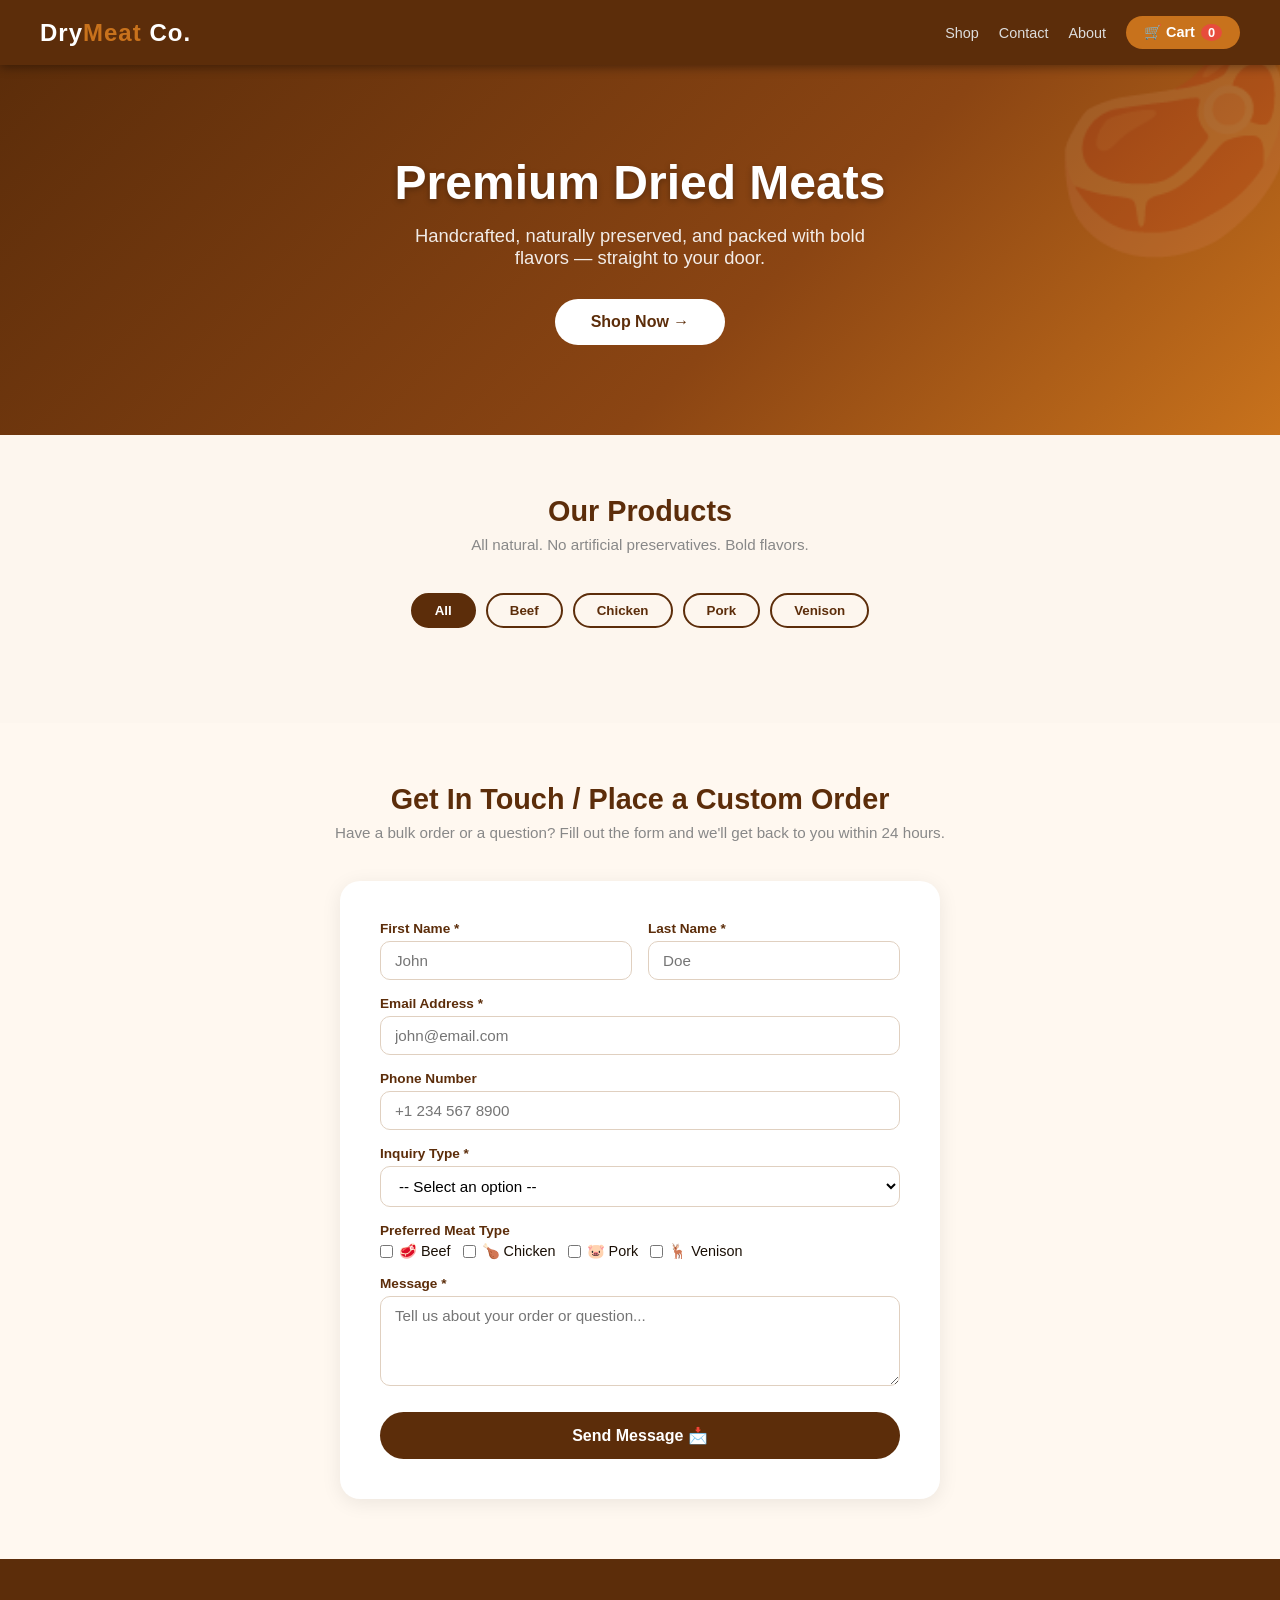
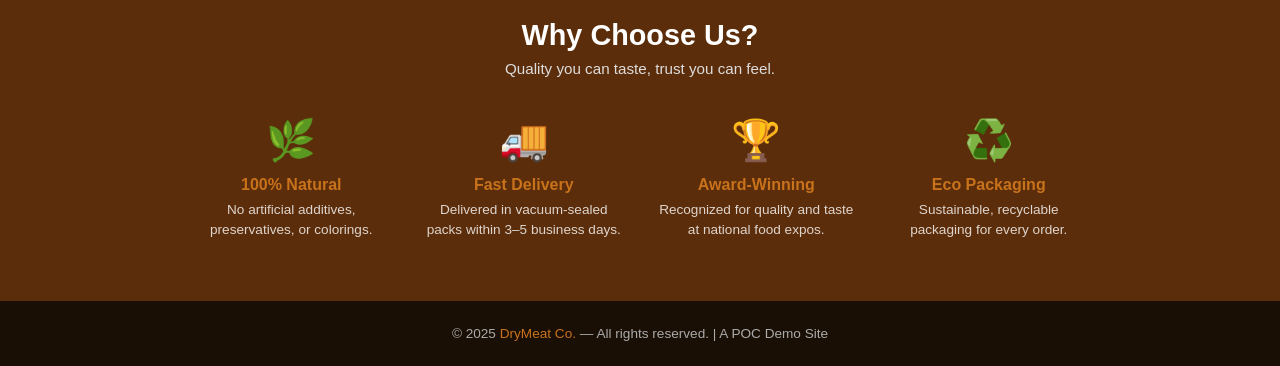
<file: versions/dry-meat-store (1).html>
<!DOCTYPE html>
<html lang="en">
<head>
<meta charset="UTF-8">
<meta name="viewport" content="width=device-width, initial-scale=1.0">
<title>DryMeat Co. | Premium Dried Meats</title>
<style>
  *{margin:0;padding:0;box-sizing:border-box}
  :root{--brown:#5c2d0a;--amber:#c8721c;--cream:#fdf6ee;--dark:#1a0f05;--light:#fff8f0}
  body{font-family:'Segoe UI',sans-serif;background:var(--cream);color:var(--dark)}
  /* NAV */
  nav{background:var(--brown);padding:0 40px;display:flex;align-items:center;justify-content:space-between;height:65px;position:sticky;top:0;z-index:100;box-shadow:0 2px 10px rgba(0,0,0,.4)}
  .logo{color:#fff;font-size:1.5rem;font-weight:700;letter-spacing:1px}
  .logo span{color:var(--amber)}
  .nav-right{display:flex;align-items:center;gap:20px}
  nav a{color:#ddd;text-decoration:none;font-size:.9rem;transition:.2s}
  nav a:hover{color:var(--amber)}
  .cart-btn{background:var(--amber);color:#fff!important;padding:8px 18px;border-radius:25px;font-weight:600;cursor:pointer;border:none;font-size:.9rem;display:flex;align-items:center;gap:6px}
  .cart-btn:hover{background:#a85e15}
  /* HERO */
  .hero{background:linear-gradient(135deg,var(--brown) 0%,#8b4513 60%,var(--amber) 100%);color:#fff;text-align:center;padding:90px 20px;position:relative;overflow:hidden}
  .hero::before{content:'🥩';font-size:200px;position:absolute;top:-30px;right:-20px;opacity:.1}
  .hero h1{font-size:3rem;font-weight:800;margin-bottom:15px;text-shadow:0 2px 6px rgba(0,0,0,.3)}
  .hero p{font-size:1.15rem;opacity:.9;max-width:500px;margin:0 auto 30px}
  .hero-btn{background:#fff;color:var(--brown);padding:14px 36px;border-radius:30px;font-weight:700;font-size:1rem;border:none;cursor:pointer;transition:.2s}
  .hero-btn:hover{transform:translateY(-2px);box-shadow:0 6px 20px rgba(0,0,0,.2)}
  /* SECTION */
  section{padding:60px 40px}
  .section-title{text-align:center;font-size:1.8rem;font-weight:700;color:var(--brown);margin-bottom:8px}
  .section-sub{text-align:center;color:#888;margin-bottom:40px;font-size:.95rem}
  /* FILTERS */
  .filters{display:flex;justify-content:center;gap:10px;flex-wrap:wrap;margin-bottom:35px}
  .filter-btn{padding:8px 22px;border-radius:20px;border:2px solid var(--brown);background:transparent;color:var(--brown);cursor:pointer;font-weight:600;transition:.2s}
  .filter-btn.active,.filter-btn:hover{background:var(--brown);color:#fff}
  /* PRODUCTS */
  .products{display:grid;grid-template-columns:repeat(auto-fill,minmax(240px,1fr));gap:25px;max-width:1100px;margin:0 auto}
  .card{background:#fff;border-radius:16px;overflow:hidden;box-shadow:0 3px 15px rgba(0,0,0,.08);transition:.25s}
  .card:hover{transform:translateY(-5px);box-shadow:0 10px 30px rgba(0,0,0,.12)}
  .card-img{height:180px;display:flex;align-items:center;justify-content:center;font-size:80px;background:linear-gradient(135deg,#ffecd2,#fcb69f)}
  .card-body{padding:18px}
  .card-tag{font-size:.72rem;font-weight:700;color:var(--amber);text-transform:uppercase;letter-spacing:1px;margin-bottom:5px}
  .card-name{font-size:1.05rem;font-weight:700;color:var(--brown);margin-bottom:6px}
  .card-desc{font-size:.82rem;color:#777;margin-bottom:14px;line-height:1.5}
  .card-footer{display:flex;align-items:center;justify-content:space-between}
  .price{font-size:1.2rem;font-weight:800;color:var(--amber)}
  .add-btn{background:var(--brown);color:#fff;border:none;padding:8px 16px;border-radius:20px;cursor:pointer;font-weight:600;font-size:.85rem;transition:.2s}
  .add-btn:hover{background:var(--amber)}
  /* BADGE */
  .badge{background:#e74c3c;color:#fff;font-size:.65rem;padding:2px 7px;border-radius:10px;margin-left:6px;font-weight:700}
  /* CART SIDEBAR */
  .overlay{display:none;position:fixed;inset:0;background:rgba(0,0,0,.5);z-index:200}
  .overlay.open{display:block}
  .cart-sidebar{position:fixed;right:-400px;top:0;height:100%;width:360px;background:#fff;z-index:300;transition:.3s ease;display:flex;flex-direction:column;box-shadow:-5px 0 30px rgba(0,0,0,.2)}
  .cart-sidebar.open{right:0}
  .cart-header{background:var(--brown);color:#fff;padding:20px;display:flex;justify-content:space-between;align-items:center}
  .cart-header h2{font-size:1.1rem}
  .close-btn{background:none;border:none;color:#fff;font-size:1.4rem;cursor:pointer}
  .cart-items{flex:1;overflow-y:auto;padding:20px}
  .cart-empty{text-align:center;color:#aaa;margin-top:60px;font-size:1rem}
  .cart-item{display:flex;align-items:center;gap:12px;margin-bottom:18px;padding-bottom:18px;border-bottom:1px solid #f0e8df}
  .cart-item-icon{font-size:36px;width:50px;text-align:center}
  .cart-item-info{flex:1}
  .cart-item-name{font-weight:700;font-size:.9rem;color:var(--brown)}
  .cart-item-price{font-size:.85rem;color:var(--amber);font-weight:600}
  .qty-ctrl{display:flex;align-items:center;gap:8px;margin-top:5px}
  .qty-btn{width:24px;height:24px;border-radius:50%;border:1px solid var(--brown);background:none;color:var(--brown);font-weight:700;cursor:pointer;font-size:.9rem}
  .qty-btn:hover{background:var(--brown);color:#fff}
  .qty-num{font-size:.9rem;font-weight:700;min-width:20px;text-align:center}
  .remove-btn{background:none;border:none;color:#e74c3c;font-size:1.1rem;cursor:pointer}
  .cart-footer{padding:20px;border-top:2px solid #f0e8df}
  .cart-total{display:flex;justify-content:space-between;font-size:1.1rem;font-weight:700;margin-bottom:15px}
  .checkout-btn{width:100%;padding:14px;background:var(--amber);color:#fff;border:none;border-radius:25px;font-size:1rem;font-weight:700;cursor:pointer;transition:.2s}
  .checkout-btn:hover{background:var(--brown)}
  /* TOAST */
  .toast{position:fixed;bottom:30px;left:50%;transform:translateX(-50%) translateY(100px);background:var(--brown);color:#fff;padding:12px 28px;border-radius:30px;font-weight:600;font-size:.9rem;opacity:0;transition:.3s;z-index:500}
  .toast.show{opacity:1;transform:translateX(-50%) translateY(0)}
  /* FEATURES */
  .features{background:var(--brown);color:#fff}
  .feat-grid{display:grid;grid-template-columns:repeat(auto-fit,minmax(200px,1fr));gap:30px;max-width:900px;margin:0 auto;text-align:center}
  .feat-icon{font-size:2.5rem;margin-bottom:12px}
  .feat-title{font-weight:700;margin-bottom:6px;color:var(--amber)}
  .feat-desc{font-size:.85rem;opacity:.8;line-height:1.5}
  /* FOOTER */
  footer{background:var(--dark);color:#aaa;text-align:center;padding:25px;font-size:.85rem}
  footer span{color:var(--amber)}
  /* MODAL */
  .modal-overlay{display:none;position:fixed;inset:0;background:rgba(0,0,0,.6);z-index:400;align-items:center;justify-content:center}
  .modal-overlay.open{display:flex}
  .modal{background:#fff;border-radius:20px;padding:40px;max-width:400px;width:90%;text-align:center}
  .modal h2{color:var(--brown);margin-bottom:10px;font-size:1.5rem}
  .modal p{color:#777;margin-bottom:25px}
  .modal-btn{background:var(--amber);color:#fff;border:none;padding:12px 36px;border-radius:25px;font-size:1rem;font-weight:700;cursor:pointer}
  @media(max-width:600px){.hero h1{font-size:2rem}section{padding:40px 20px}nav{padding:0 20px}}
</style>
</head>
<body>

<!-- NAV -->
<nav>
  <div class="logo">Dry<span>Meat</span> Co.</div>
  <div class="nav-right">
    <a href="#products">Shop</a>
    <a href="#contact">Contact</a>
    <a href="#features">About</a>
    <button class="cart-btn" onclick="openCart()">🛒 Cart <span id="cart-count" style="background:#e74c3c;border-radius:50%;padding:1px 7px;font-size:.8rem">0</span></button>
  </div>
</nav>

<!-- HERO -->
<div class="hero">
  <h1>Premium Dried Meats</h1>
  <p>Handcrafted, naturally preserved, and packed with bold flavors — straight to your door.</p>
  <button class="hero-btn" onclick="document.getElementById('products').scrollIntoView({behavior:'smooth'})">Shop Now →</button>
</div>

<!-- PRODUCTS -->
<section id="products">
  <h2 class="section-title">Our Products</h2>
  <p class="section-sub">All natural. No artificial preservatives. Bold flavors.</p>
  <div class="filters">
    <button class="filter-btn active" onclick="filterProducts('all',this)">All</button>
    <button class="filter-btn" onclick="filterProducts('beef',this)">Beef</button>
    <button class="filter-btn" onclick="filterProducts('chicken',this)">Chicken</button>
    <button class="filter-btn" onclick="filterProducts('pork',this)">Pork</button>
    <button class="filter-btn" onclick="filterProducts('venison',this)">Venison</button>
  </div>
  <div class="products" id="product-grid"></div>
</section>

<!-- CONTACT FORM -->
<section id="contact" style="background:var(--light)">
  <h2 class="section-title">Get In Touch / Place a Custom Order</h2>
  <p class="section-sub">Have a bulk order or a question? Fill out the form and we'll get back to you within 24 hours.</p>
  <div style="max-width:600px;margin:0 auto;background:#fff;border-radius:20px;padding:40px;box-shadow:0 4px 20px rgba(0,0,0,.08)">
    <div id="form-success" style="display:none;text-align:center;padding:30px 0">
      <div style="font-size:3rem">✅</div>
      <h3 style="color:var(--brown);margin:12px 0 8px">Message Sent!</h3>
      <p style="color:#777">We'll reach out to you shortly. Thank you!</p>
      <button onclick="resetForm()" style="margin-top:18px;background:var(--amber);color:#fff;border:none;padding:10px 28px;border-radius:20px;font-weight:700;cursor:pointer">Send Another</button>
    </div>
    <div id="contact-form">
      <div style="display:grid;grid-template-columns:1fr 1fr;gap:16px;margin-bottom:16px">
        <div>
          <label style="font-size:.85rem;font-weight:600;color:var(--brown);display:block;margin-bottom:5px">First Name *</label>
          <input id="f-fname" type="text" placeholder="John" style="width:100%;padding:10px 14px;border:1.5px solid #e0d0c0;border-radius:10px;font-size:.95rem;outline:none;transition:.2s" onfocus="this.style.borderColor='#c8721c'" onblur="this.style.borderColor='#e0d0c0'">
        </div>
        <div>
          <label style="font-size:.85rem;font-weight:600;color:var(--brown);display:block;margin-bottom:5px">Last Name *</label>
          <input id="f-lname" type="text" placeholder="Doe" style="width:100%;padding:10px 14px;border:1.5px solid #e0d0c0;border-radius:10px;font-size:.95rem;outline:none;transition:.2s" onfocus="this.style.borderColor='#c8721c'" onblur="this.style.borderColor='#e0d0c0'">
        </div>
      </div>
      <div style="margin-bottom:16px">
        <label style="font-size:.85rem;font-weight:600;color:var(--brown);display:block;margin-bottom:5px">Email Address *</label>
        <input id="f-email" type="email" placeholder="john@email.com" style="width:100%;padding:10px 14px;border:1.5px solid #e0d0c0;border-radius:10px;font-size:.95rem;outline:none;transition:.2s" onfocus="this.style.borderColor='#c8721c'" onblur="this.style.borderColor='#e0d0c0'">
      </div>
      <div style="margin-bottom:16px">
        <label style="font-size:.85rem;font-weight:600;color:var(--brown);display:block;margin-bottom:5px">Phone Number</label>
        <input id="f-phone" type="tel" placeholder="+1 234 567 8900" style="width:100%;padding:10px 14px;border:1.5px solid #e0d0c0;border-radius:10px;font-size:.95rem;outline:none;transition:.2s" onfocus="this.style.borderColor='#c8721c'" onblur="this.style.borderColor='#e0d0c0'">
      </div>
      <div style="margin-bottom:16px">
        <label style="font-size:.85rem;font-weight:600;color:var(--brown);display:block;margin-bottom:5px">Inquiry Type *</label>
        <select id="f-type" style="width:100%;padding:10px 14px;border:1.5px solid #e0d0c0;border-radius:10px;font-size:.95rem;outline:none;background:#fff;cursor:pointer;transition:.2s" onfocus="this.style.borderColor='#c8721c'" onblur="this.style.borderColor='#e0d0c0'">
          <option value="">-- Select an option --</option>
          <option>General Inquiry</option>
          <option>Bulk / Wholesale Order</option>
          <option>Custom Flavor Request</option>
          <option>Delivery & Shipping</option>
          <option>Returns & Refunds</option>
        </select>
      </div>
      <div style="margin-bottom:16px">
        <label style="font-size:.85rem;font-weight:600;color:var(--brown);display:block;margin-bottom:5px">Preferred Meat Type</label>
        <div style="display:flex;gap:12px;flex-wrap:wrap;margin-top:5px">
          <label style="display:flex;align-items:center;gap:6px;cursor:pointer;font-size:.9rem"><input type="checkbox" value="Beef" onchange="handleCheck(this)" style="accent-color:var(--brown)"> 🥩 Beef</label>
          <label style="display:flex;align-items:center;gap:6px;cursor:pointer;font-size:.9rem"><input type="checkbox" value="Chicken" onchange="handleCheck(this)" style="accent-color:var(--brown)"> 🍗 Chicken</label>
          <label style="display:flex;align-items:center;gap:6px;cursor:pointer;font-size:.9rem"><input type="checkbox" value="Pork" onchange="handleCheck(this)" style="accent-color:var(--brown)"> 🐷 Pork</label>
          <label style="display:flex;align-items:center;gap:6px;cursor:pointer;font-size:.9rem"><input type="checkbox" value="Venison" onchange="handleCheck(this)" style="accent-color:var(--brown)"> 🦌 Venison</label>
        </div>
      </div>
      <div style="margin-bottom:22px">
        <label style="font-size:.85rem;font-weight:600;color:var(--brown);display:block;margin-bottom:5px">Message *</label>
        <textarea id="f-msg" rows="4" placeholder="Tell us about your order or question..." style="width:100%;padding:10px 14px;border:1.5px solid #e0d0c0;border-radius:10px;font-size:.95rem;outline:none;resize:vertical;font-family:inherit;transition:.2s" onfocus="this.style.borderColor='#c8721c'" onblur="this.style.borderColor='#e0d0c0'"></textarea>
      </div>
      <div id="form-error" style="display:none;color:#e74c3c;font-size:.85rem;margin-bottom:12px;font-weight:600"></div>
      <button onclick="submitForm()" style="width:100%;padding:14px;background:var(--brown);color:#fff;border:none;border-radius:25px;font-size:1rem;font-weight:700;cursor:pointer;transition:.2s" onmouseover="this.style.background='#c8721c'" onmouseout="this.style.background='#5c2d0a'">Send Message 📩</button>
    </div>
  </div>
</section>

<!-- FEATURES -->
<section id="features" class="features">
  <h2 class="section-title" style="color:#fff">Why Choose Us?</h2>
  <p class="section-sub" style="color:#ddd;margin-bottom:40px">Quality you can taste, trust you can feel.</p>
  <div class="feat-grid">
    <div><div class="feat-icon">🌿</div><div class="feat-title">100% Natural</div><div class="feat-desc">No artificial additives, preservatives, or colorings.</div></div>
    <div><div class="feat-icon">🚚</div><div class="feat-title">Fast Delivery</div><div class="feat-desc">Delivered in vacuum-sealed packs within 3–5 business days.</div></div>
    <div><div class="feat-icon">🏆</div><div class="feat-title">Award-Winning</div><div class="feat-desc">Recognized for quality and taste at national food expos.</div></div>
    <div><div class="feat-icon">♻️</div><div class="feat-title">Eco Packaging</div><div class="feat-desc">Sustainable, recyclable packaging for every order.</div></div>
  </div>
</section>

<footer>© 2025 <span>DryMeat Co.</span> — All rights reserved. | A POC Demo Site</footer>

<!-- CART SIDEBAR -->
<div class="overlay" id="overlay" onclick="closeCart()"></div>
<div class="cart-sidebar" id="cart-sidebar">
  <div class="cart-header">
    <h2>🛒 Your Cart</h2>
    <button class="close-btn" onclick="closeCart()">✕</button>
  </div>
  <div class="cart-items" id="cart-items"></div>
  <div class="cart-footer">
    <div class="cart-total"><span>Total</span><span id="cart-total">$0.00</span></div>
    <button class="checkout-btn" onclick="checkout()">Proceed to Checkout</button>
  </div>
</div>

<!-- ORDER MODAL -->
<div class="modal-overlay" id="order-modal">
  <div class="modal">
    <div style="font-size:3rem">🎉</div>
    <h2>Order Placed!</h2>
    <p>Thank you for your order! Your premium dry meats are being prepared and will be delivered within 3–5 business days.</p>
    <button class="modal-btn" onclick="closeModal()">Continue Shopping</button>
  </div>
</div>

<!-- TOAST -->
<div class="toast" id="toast"></div>

<script>
const products = [
  {id:1,name:"Classic Beef Jerky",category:"beef",emoji:"🥩",price:12.99,desc:"Smoky, tender beef strips seasoned with black pepper & garlic.",tag:"Best Seller"},
  {id:2,name:"Spicy Beef Biltong",category:"beef",emoji:"🥩",price:14.99,desc:"South African-style biltong with a fiery chili kick.",tag:"Hot Pick"},
  {id:3,name:"Honey BBQ Beef Strips",category:"beef",emoji:"🥩",price:13.49,desc:"Sweet honey glaze meets classic BBQ smoke.",tag:""},
  {id:4,name:"Smoked Chicken Strips",category:"chicken",emoji:"🍗",price:11.99,desc:"Light, lean chicken strips slow-smoked over hickory wood.",tag:""},
  {id:5,name:"Teriyaki Chicken Jerky",category:"chicken",emoji:"🍗",price:12.49,desc:"Japanese-inspired teriyaki glaze on tender chicken.",tag:"Popular"},
  {id:6,name:"Lemon Pepper Chicken",category:"chicken",emoji:"🍗",price:11.49,desc:"Zesty citrus and cracked pepper on air-dried chicken.",tag:""},
  {id:7,name:"Pork Rinds Snack Pack",category:"pork",emoji:"🐷",price:8.99,desc:"Crispy, crunchy pork rinds — keto-friendly and addictive.",tag:"Keto"},
  {id:8,name:"Smoked Pork Jerky",category:"pork",emoji:"🐷",price:13.99,desc:"Rich, marbled pork with a deep hickory smoke profile.",tag:""},
  {id:9,name:"Venison Jerky",category:"venison",emoji:"🦌",price:17.99,desc:"Wild-harvested deer meat, lean and protein-packed.",tag:"Premium"},
  {id:10,name:"Venison Biltong",category:"venison",emoji:"🦌",price:19.99,desc:"Air-dried venison with coriander and clove spices.",tag:"Chef's Choice"},
  {id:11,name:"Mixed Jerky Variety Pack",category:"beef",emoji:"🎁",price:34.99,desc:"A sampler of our 5 most loved jerky flavors in one box.",tag:"Value Pack"},
  {id:12,name:"Maple Bacon Strips",category:"pork",emoji:"🥓",price:14.49,desc:"Real maple syrup candied over slow-cured bacon strips.",tag:""},
];

let cart = [];

function renderProducts(filter='all'){
  const grid = document.getElementById('product-grid');
  const list = filter==='all' ? products : products.filter(p=>p.category===filter);
  grid.innerHTML = list.map(p=>`
    <div class="card">
      <div class="card-img">${p.emoji}</div>
      <div class="card-body">
        <div class="card-tag">${p.category} ${p.tag?`<span class="badge">${p.tag}</span>`:''}</div>
        <div class="card-name">${p.name}</div>
        <div class="card-desc">${p.desc}</div>
        <div class="card-footer">
          <div class="price">$${p.price.toFixed(2)}</div>
          <button class="add-btn" onclick="addToCart(${p.id})">+ Add</button>
        </div>
      </div>
    </div>`).join('');
}

function filterProducts(cat, btn){
  document.querySelectorAll('.filter-btn').forEach(b=>b.classList.remove('active'));
  btn.classList.add('active');
  renderProducts(cat);
}

function addToCart(id){
  const p = products.find(x=>x.id===id);
  const existing = cart.find(x=>x.id===id);
  if(existing) existing.qty++;
  else cart.push({...p, qty:1});
  updateCart();
  showToast(`✅ ${p.name} added to cart!`);
}

function updateCart(){
  const count = cart.reduce((s,i)=>s+i.qty,0);
  document.getElementById('cart-count').textContent = count;
  const itemsEl = document.getElementById('cart-items');
  if(cart.length===0){
    itemsEl.innerHTML='<div class="cart-empty">🛒 Your cart is empty.<br>Add some delicious meats!</div>';
    document.getElementById('cart-total').textContent='$0.00';
    return;
  }
  itemsEl.innerHTML = cart.map(i=>`
    <div class="cart-item">
      <div class="cart-item-icon">${i.emoji}</div>
      <div class="cart-item-info">
        <div class="cart-item-name">${i.name}</div>
        <div class="cart-item-price">$${(i.price*i.qty).toFixed(2)}</div>
        <div class="qty-ctrl">
          <button class="qty-btn" onclick="changeQty(${i.id},-1)">−</button>
          <span class="qty-num">${i.qty}</span>
          <button class="qty-btn" onclick="changeQty(${i.id},1)">+</button>
        </div>
      </div>
      <button class="remove-btn" onclick="removeItem(${i.id})">🗑</button>
    </div>`).join('');
  const total = cart.reduce((s,i)=>s+i.price*i.qty,0);
  document.getElementById('cart-total').textContent=`$${total.toFixed(2)}`;
}

function changeQty(id, delta){
  const item = cart.find(x=>x.id===id);
  if(!item) return;
  item.qty += delta;
  if(item.qty<=0) cart = cart.filter(x=>x.id!==id);
  updateCart();
}

function removeItem(id){
  cart = cart.filter(x=>x.id!==id);
  updateCart();
}

function openCart(){
  document.getElementById('cart-sidebar').classList.add('open');
  document.getElementById('overlay').classList.add('open');
  updateCart();
}

function closeCart(){
  document.getElementById('cart-sidebar').classList.remove('open');
  document.getElementById('overlay').classList.remove('open');
}

function checkout(){
  if(cart.length===0){showToast('⚠️ Your cart is empty!');return;}
  closeCart();
  document.getElementById('order-modal').classList.add('open');
}

function closeModal(){
  cart=[];
  updateCart();
  document.getElementById('order-modal').classList.remove('open');
}

function showToast(msg){
  const t = document.getElementById('toast');
  t.textContent = msg;
  t.classList.add('show');
  setTimeout(()=>t.classList.remove('show'),2500);
}

let checkedMeats = [];
function handleCheck(el){ checkedMeats = el.checked ? [...checkedMeats, el.value] : checkedMeats.filter(v=>v!==el.value); }

function submitForm(){
  const fname = document.getElementById('f-fname').value.trim();
  const lname = document.getElementById('f-lname').value.trim();
  const email = document.getElementById('f-email').value.trim();
  const type  = document.getElementById('f-type').value;
  const msg   = document.getElementById('f-msg').value.trim();
  const err   = document.getElementById('form-error');
  if(!fname||!lname){err.style.display='block';err.textContent='⚠️ Please enter your first and last name.';return;}
  if(!email||!/^[^\s@]+@[^\s@]+\.[^\s@]+$/.test(email)){err.style.display='block';err.textContent='⚠️ Please enter a valid email address.';return;}
  if(!type){err.style.display='block';err.textContent='⚠️ Please select an inquiry type.';return;}
  if(!msg){err.style.display='block';err.textContent='⚠️ Please enter a message.';return;}
  err.style.display='none';
  document.getElementById('contact-form').style.display='none';
  document.getElementById('form-success').style.display='block';
}

function resetForm(){
  document.getElementById('f-fname').value='';
  document.getElementById('f-lname').value='';
  document.getElementById('f-email').value='';
  document.getElementById('f-phone').value='';
  document.getElementById('f-type').value='';
  document.getElementById('f-msg').value='';
  document.querySelectorAll('#contact input[type=checkbox]').forEach(c=>c.checked=false);
  checkedMeats=[];
  document.getElementById('contact-form').style.display='block';
  document.getElementById('form-success').style.display='none';
}
</script>
</body>
</html>
</file>
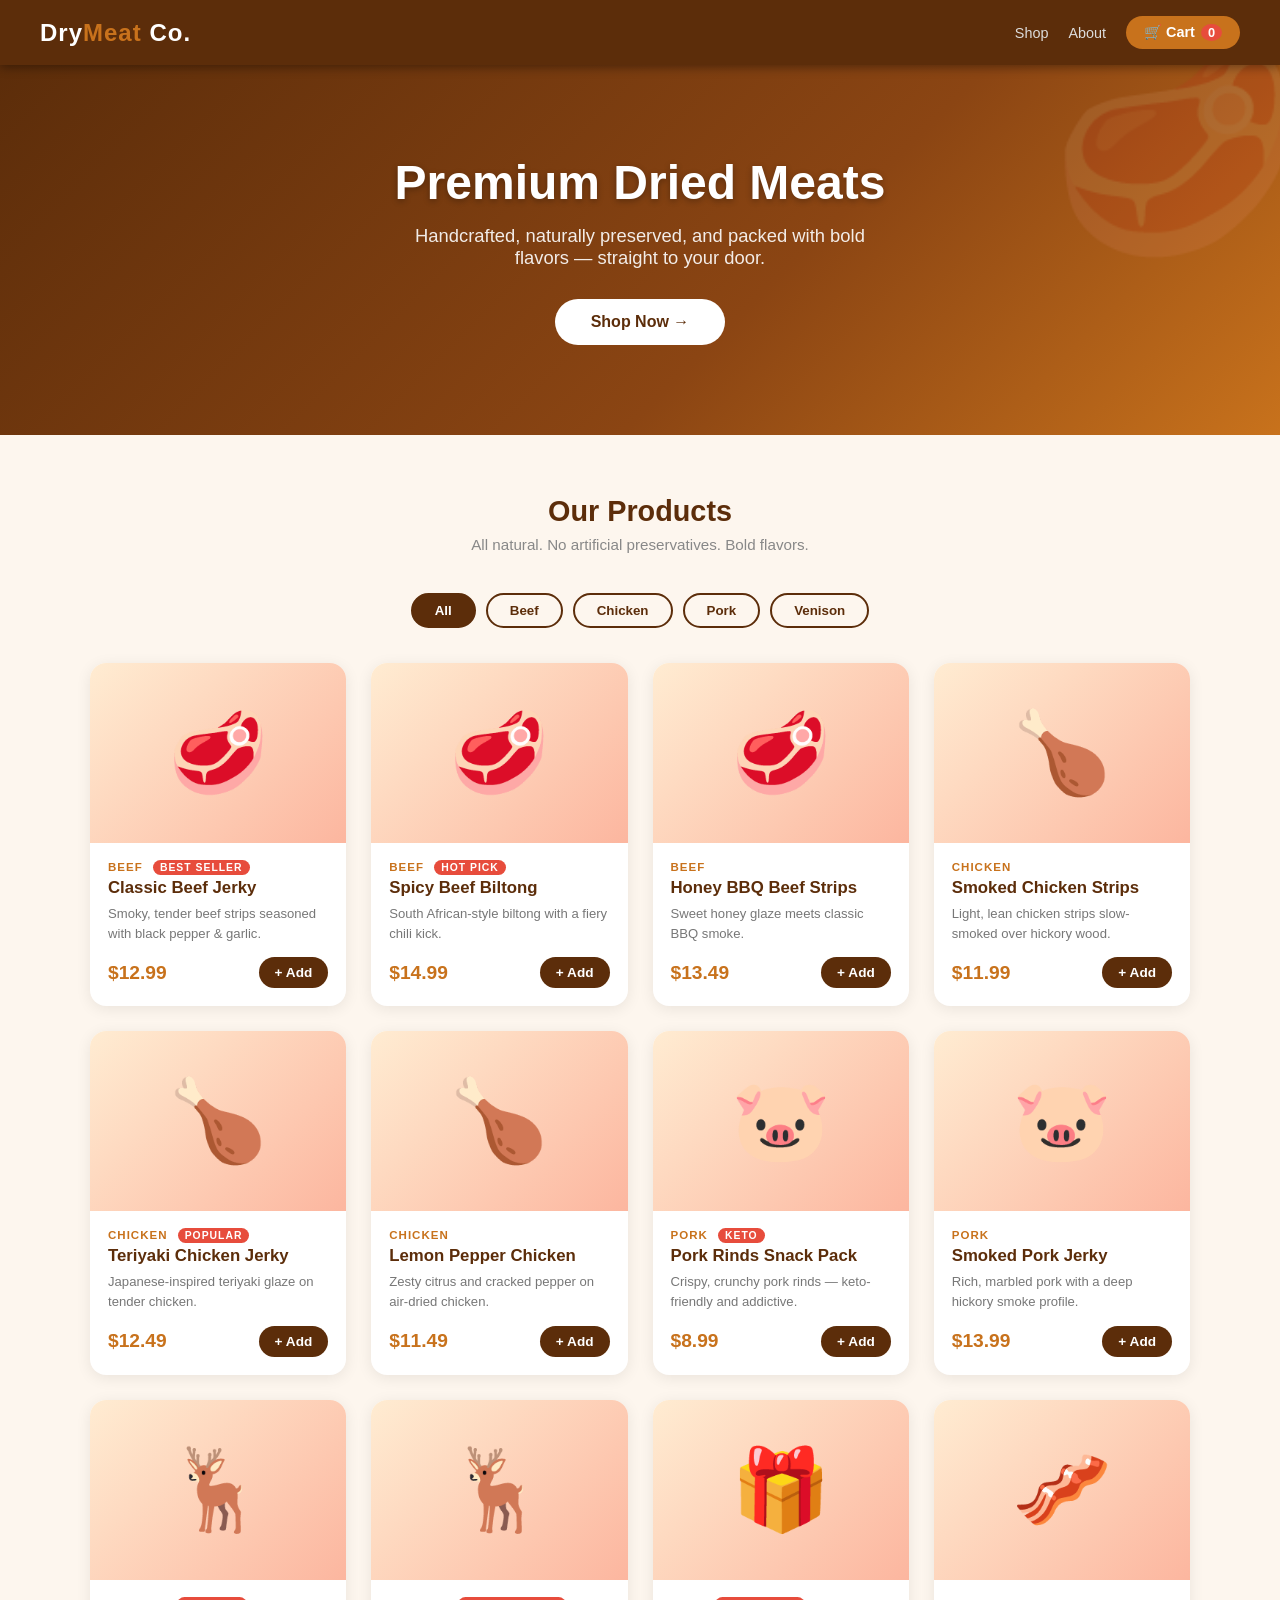
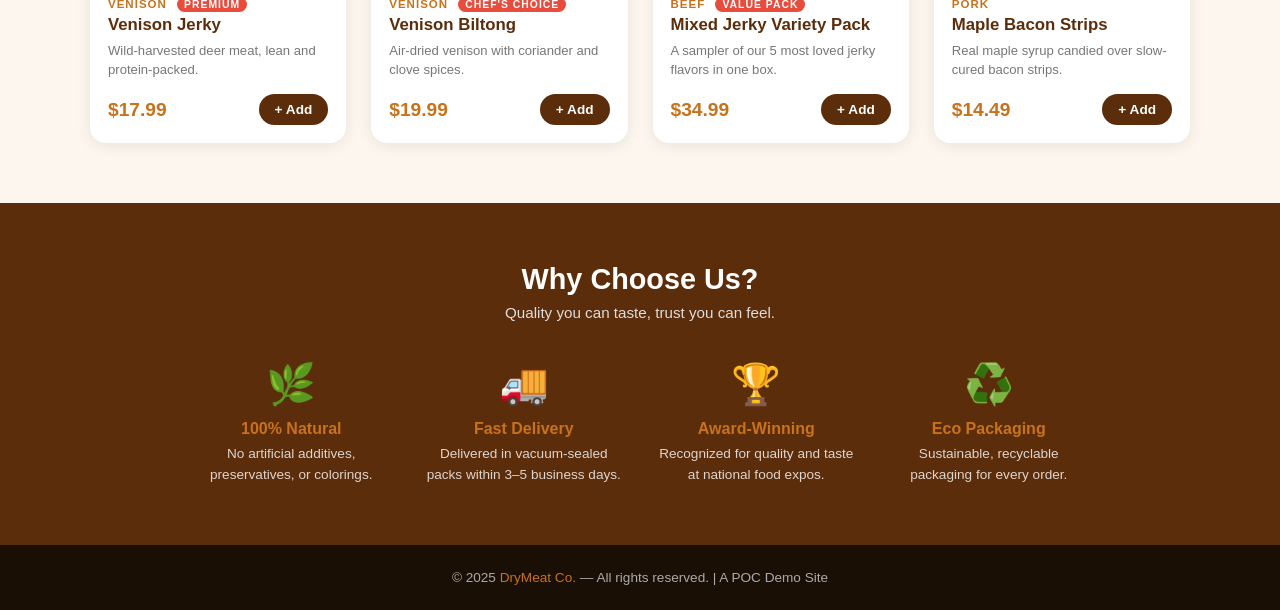
<file: versions/dry-meat-store.html>
<!DOCTYPE html>
<html lang="en">
<head>
<meta charset="UTF-8">
<meta name="viewport" content="width=device-width, initial-scale=1.0">
<title>DryMeat Co. | Premium Dried Meats</title>
<style>
  *{margin:0;padding:0;box-sizing:border-box}
  :root{--brown:#5c2d0a;--amber:#c8721c;--cream:#fdf6ee;--dark:#1a0f05;--light:#fff8f0}
  body{font-family:'Segoe UI',sans-serif;background:var(--cream);color:var(--dark)}
  /* NAV */
  nav{background:var(--brown);padding:0 40px;display:flex;align-items:center;justify-content:space-between;height:65px;position:sticky;top:0;z-index:100;box-shadow:0 2px 10px rgba(0,0,0,.4)}
  .logo{color:#fff;font-size:1.5rem;font-weight:700;letter-spacing:1px}
  .logo span{color:var(--amber)}
  .nav-right{display:flex;align-items:center;gap:20px}
  nav a{color:#ddd;text-decoration:none;font-size:.9rem;transition:.2s}
  nav a:hover{color:var(--amber)}
  .cart-btn{background:var(--amber);color:#fff!important;padding:8px 18px;border-radius:25px;font-weight:600;cursor:pointer;border:none;font-size:.9rem;display:flex;align-items:center;gap:6px}
  .cart-btn:hover{background:#a85e15}
  /* HERO */
  .hero{background:linear-gradient(135deg,var(--brown) 0%,#8b4513 60%,var(--amber) 100%);color:#fff;text-align:center;padding:90px 20px;position:relative;overflow:hidden}
  .hero::before{content:'🥩';font-size:200px;position:absolute;top:-30px;right:-20px;opacity:.1}
  .hero h1{font-size:3rem;font-weight:800;margin-bottom:15px;text-shadow:0 2px 6px rgba(0,0,0,.3)}
  .hero p{font-size:1.15rem;opacity:.9;max-width:500px;margin:0 auto 30px}
  .hero-btn{background:#fff;color:var(--brown);padding:14px 36px;border-radius:30px;font-weight:700;font-size:1rem;border:none;cursor:pointer;transition:.2s}
  .hero-btn:hover{transform:translateY(-2px);box-shadow:0 6px 20px rgba(0,0,0,.2)}
  /* SECTION */
  section{padding:60px 40px}
  .section-title{text-align:center;font-size:1.8rem;font-weight:700;color:var(--brown);margin-bottom:8px}
  .section-sub{text-align:center;color:#888;margin-bottom:40px;font-size:.95rem}
  /* FILTERS */
  .filters{display:flex;justify-content:center;gap:10px;flex-wrap:wrap;margin-bottom:35px}
  .filter-btn{padding:8px 22px;border-radius:20px;border:2px solid var(--brown);background:transparent;color:var(--brown);cursor:pointer;font-weight:600;transition:.2s}
  .filter-btn.active,.filter-btn:hover{background:var(--brown);color:#fff}
  /* PRODUCTS */
  .products{display:grid;grid-template-columns:repeat(auto-fill,minmax(240px,1fr));gap:25px;max-width:1100px;margin:0 auto}
  .card{background:#fff;border-radius:16px;overflow:hidden;box-shadow:0 3px 15px rgba(0,0,0,.08);transition:.25s}
  .card:hover{transform:translateY(-5px);box-shadow:0 10px 30px rgba(0,0,0,.12)}
  .card-img{height:180px;display:flex;align-items:center;justify-content:center;font-size:80px;background:linear-gradient(135deg,#ffecd2,#fcb69f)}
  .card-body{padding:18px}
  .card-tag{font-size:.72rem;font-weight:700;color:var(--amber);text-transform:uppercase;letter-spacing:1px;margin-bottom:5px}
  .card-name{font-size:1.05rem;font-weight:700;color:var(--brown);margin-bottom:6px}
  .card-desc{font-size:.82rem;color:#777;margin-bottom:14px;line-height:1.5}
  .card-footer{display:flex;align-items:center;justify-content:space-between}
  .price{font-size:1.2rem;font-weight:800;color:var(--amber)}
  .add-btn{background:var(--brown);color:#fff;border:none;padding:8px 16px;border-radius:20px;cursor:pointer;font-weight:600;font-size:.85rem;transition:.2s}
  .add-btn:hover{background:var(--amber)}
  /* BADGE */
  .badge{background:#e74c3c;color:#fff;font-size:.65rem;padding:2px 7px;border-radius:10px;margin-left:6px;font-weight:700}
  /* CART SIDEBAR */
  .overlay{display:none;position:fixed;inset:0;background:rgba(0,0,0,.5);z-index:200}
  .overlay.open{display:block}
  .cart-sidebar{position:fixed;right:-400px;top:0;height:100%;width:360px;background:#fff;z-index:300;transition:.3s ease;display:flex;flex-direction:column;box-shadow:-5px 0 30px rgba(0,0,0,.2)}
  .cart-sidebar.open{right:0}
  .cart-header{background:var(--brown);color:#fff;padding:20px;display:flex;justify-content:space-between;align-items:center}
  .cart-header h2{font-size:1.1rem}
  .close-btn{background:none;border:none;color:#fff;font-size:1.4rem;cursor:pointer}
  .cart-items{flex:1;overflow-y:auto;padding:20px}
  .cart-empty{text-align:center;color:#aaa;margin-top:60px;font-size:1rem}
  .cart-item{display:flex;align-items:center;gap:12px;margin-bottom:18px;padding-bottom:18px;border-bottom:1px solid #f0e8df}
  .cart-item-icon{font-size:36px;width:50px;text-align:center}
  .cart-item-info{flex:1}
  .cart-item-name{font-weight:700;font-size:.9rem;color:var(--brown)}
  .cart-item-price{font-size:.85rem;color:var(--amber);font-weight:600}
  .qty-ctrl{display:flex;align-items:center;gap:8px;margin-top:5px}
  .qty-btn{width:24px;height:24px;border-radius:50%;border:1px solid var(--brown);background:none;color:var(--brown);font-weight:700;cursor:pointer;font-size:.9rem}
  .qty-btn:hover{background:var(--brown);color:#fff}
  .qty-num{font-size:.9rem;font-weight:700;min-width:20px;text-align:center}
  .remove-btn{background:none;border:none;color:#e74c3c;font-size:1.1rem;cursor:pointer}
  .cart-footer{padding:20px;border-top:2px solid #f0e8df}
  .cart-total{display:flex;justify-content:space-between;font-size:1.1rem;font-weight:700;margin-bottom:15px}
  .checkout-btn{width:100%;padding:14px;background:var(--amber);color:#fff;border:none;border-radius:25px;font-size:1rem;font-weight:700;cursor:pointer;transition:.2s}
  .checkout-btn:hover{background:var(--brown)}
  /* TOAST */
  .toast{position:fixed;bottom:30px;left:50%;transform:translateX(-50%) translateY(100px);background:var(--brown);color:#fff;padding:12px 28px;border-radius:30px;font-weight:600;font-size:.9rem;opacity:0;transition:.3s;z-index:500}
  .toast.show{opacity:1;transform:translateX(-50%) translateY(0)}
  /* FEATURES */
  .features{background:var(--brown);color:#fff}
  .feat-grid{display:grid;grid-template-columns:repeat(auto-fit,minmax(200px,1fr));gap:30px;max-width:900px;margin:0 auto;text-align:center}
  .feat-icon{font-size:2.5rem;margin-bottom:12px}
  .feat-title{font-weight:700;margin-bottom:6px;color:var(--amber)}
  .feat-desc{font-size:.85rem;opacity:.8;line-height:1.5}
  /* FOOTER */
  footer{background:var(--dark);color:#aaa;text-align:center;padding:25px;font-size:.85rem}
  footer span{color:var(--amber)}
  /* MODAL */
  .modal-overlay{display:none;position:fixed;inset:0;background:rgba(0,0,0,.6);z-index:400;align-items:center;justify-content:center}
  .modal-overlay.open{display:flex}
  .modal{background:#fff;border-radius:20px;padding:40px;max-width:400px;width:90%;text-align:center}
  .modal h2{color:var(--brown);margin-bottom:10px;font-size:1.5rem}
  .modal p{color:#777;margin-bottom:25px}
  .modal-btn{background:var(--amber);color:#fff;border:none;padding:12px 36px;border-radius:25px;font-size:1rem;font-weight:700;cursor:pointer}
  @media(max-width:600px){.hero h1{font-size:2rem}section{padding:40px 20px}nav{padding:0 20px}}
</style>
</head>
<body>

<!-- NAV -->
<nav>
  <div class="logo">Dry<span>Meat</span> Co.</div>
  <div class="nav-right">
    <a href="#products">Shop</a>
    <a href="#features">About</a>
    <button class="cart-btn" onclick="openCart()">🛒 Cart <span id="cart-count" style="background:#e74c3c;border-radius:50%;padding:1px 7px;font-size:.8rem">0</span></button>
  </div>
</nav>

<!-- HERO -->
<div class="hero">
  <h1>Premium Dried Meats</h1>
  <p>Handcrafted, naturally preserved, and packed with bold flavors — straight to your door.</p>
  <button class="hero-btn" onclick="document.getElementById('products').scrollIntoView({behavior:'smooth'})">Shop Now →</button>
</div>

<!-- PRODUCTS -->
<section id="products">
  <h2 class="section-title">Our Products</h2>
  <p class="section-sub">All natural. No artificial preservatives. Bold flavors.</p>
  <div class="filters">
    <button class="filter-btn active" onclick="filterProducts('all',this)">All</button>
    <button class="filter-btn" onclick="filterProducts('beef',this)">Beef</button>
    <button class="filter-btn" onclick="filterProducts('chicken',this)">Chicken</button>
    <button class="filter-btn" onclick="filterProducts('pork',this)">Pork</button>
    <button class="filter-btn" onclick="filterProducts('venison',this)">Venison</button>
  </div>
  <div class="products" id="product-grid"></div>
</section>

<!-- FEATURES -->
<section id="features" class="features">
  <h2 class="section-title" style="color:#fff">Why Choose Us?</h2>
  <p class="section-sub" style="color:#ddd;margin-bottom:40px">Quality you can taste, trust you can feel.</p>
  <div class="feat-grid">
    <div><div class="feat-icon">🌿</div><div class="feat-title">100% Natural</div><div class="feat-desc">No artificial additives, preservatives, or colorings.</div></div>
    <div><div class="feat-icon">🚚</div><div class="feat-title">Fast Delivery</div><div class="feat-desc">Delivered in vacuum-sealed packs within 3–5 business days.</div></div>
    <div><div class="feat-icon">🏆</div><div class="feat-title">Award-Winning</div><div class="feat-desc">Recognized for quality and taste at national food expos.</div></div>
    <div><div class="feat-icon">♻️</div><div class="feat-title">Eco Packaging</div><div class="feat-desc">Sustainable, recyclable packaging for every order.</div></div>
  </div>
</section>

<footer>© 2025 <span>DryMeat Co.</span> — All rights reserved. | A POC Demo Site</footer>

<!-- CART SIDEBAR -->
<div class="overlay" id="overlay" onclick="closeCart()"></div>
<div class="cart-sidebar" id="cart-sidebar">
  <div class="cart-header">
    <h2>🛒 Your Cart</h2>
    <button class="close-btn" onclick="closeCart()">✕</button>
  </div>
  <div class="cart-items" id="cart-items"></div>
  <div class="cart-footer">
    <div class="cart-total"><span>Total</span><span id="cart-total">$0.00</span></div>
    <button class="checkout-btn" onclick="checkout()">Proceed to Checkout</button>
  </div>
</div>

<!-- ORDER MODAL -->
<div class="modal-overlay" id="order-modal">
  <div class="modal">
    <div style="font-size:3rem">🎉</div>
    <h2>Order Placed!</h2>
    <p>Thank you for your order! Your premium dry meats are being prepared and will be delivered within 3–5 business days.</p>
    <button class="modal-btn" onclick="closeModal()">Continue Shopping</button>
  </div>
</div>

<!-- TOAST -->
<div class="toast" id="toast"></div>

<script>
const products = [
  {id:1,name:"Classic Beef Jerky",category:"beef",emoji:"🥩",price:12.99,desc:"Smoky, tender beef strips seasoned with black pepper & garlic.",tag:"Best Seller"},
  {id:2,name:"Spicy Beef Biltong",category:"beef",emoji:"🥩",price:14.99,desc:"South African-style biltong with a fiery chili kick.",tag:"Hot Pick"},
  {id:3,name:"Honey BBQ Beef Strips",category:"beef",emoji:"🥩",price:13.49,desc:"Sweet honey glaze meets classic BBQ smoke.",tag:""},
  {id:4,name:"Smoked Chicken Strips",category:"chicken",emoji:"🍗",price:11.99,desc:"Light, lean chicken strips slow-smoked over hickory wood.",tag:""},
  {id:5,name:"Teriyaki Chicken Jerky",category:"chicken",emoji:"🍗",price:12.49,desc:"Japanese-inspired teriyaki glaze on tender chicken.",tag:"Popular"},
  {id:6,name:"Lemon Pepper Chicken",category:"chicken",emoji:"🍗",price:11.49,desc:"Zesty citrus and cracked pepper on air-dried chicken.",tag:""},
  {id:7,name:"Pork Rinds Snack Pack",category:"pork",emoji:"🐷",price:8.99,desc:"Crispy, crunchy pork rinds — keto-friendly and addictive.",tag:"Keto"},
  {id:8,name:"Smoked Pork Jerky",category:"pork",emoji:"🐷",price:13.99,desc:"Rich, marbled pork with a deep hickory smoke profile.",tag:""},
  {id:9,name:"Venison Jerky",category:"venison",emoji:"🦌",price:17.99,desc:"Wild-harvested deer meat, lean and protein-packed.",tag:"Premium"},
  {id:10,name:"Venison Biltong",category:"venison",emoji:"🦌",price:19.99,desc:"Air-dried venison with coriander and clove spices.",tag:"Chef's Choice"},
  {id:11,name:"Mixed Jerky Variety Pack",category:"beef",emoji:"🎁",price:34.99,desc:"A sampler of our 5 most loved jerky flavors in one box.",tag:"Value Pack"},
  {id:12,name:"Maple Bacon Strips",category:"pork",emoji:"🥓",price:14.49,desc:"Real maple syrup candied over slow-cured bacon strips.",tag:""},
];

let cart = [];

function renderProducts(filter='all'){
  const grid = document.getElementById('product-grid');
  const list = filter==='all' ? products : products.filter(p=>p.category===filter);
  grid.innerHTML = list.map(p=>`
    <div class="card">
      <div class="card-img">${p.emoji}</div>
      <div class="card-body">
        <div class="card-tag">${p.category} ${p.tag?`<span class="badge">${p.tag}</span>`:''}</div>
        <div class="card-name">${p.name}</div>
        <div class="card-desc">${p.desc}</div>
        <div class="card-footer">
          <div class="price">$${p.price.toFixed(2)}</div>
          <button class="add-btn" onclick="addToCart(${p.id})">+ Add</button>
        </div>
      </div>
    </div>`).join('');
}

function filterProducts(cat, btn){
  document.querySelectorAll('.filter-btn').forEach(b=>b.classList.remove('active'));
  btn.classList.add('active');
  renderProducts(cat);
}

function addToCart(id){
  const p = products.find(x=>x.id===id);
  const existing = cart.find(x=>x.id===id);
  if(existing) existing.qty++;
  else cart.push({...p, qty:1});
  updateCart();
  showToast(`✅ ${p.name} added to cart!`);
}

function updateCart(){
  const count = cart.reduce((s,i)=>s+i.qty,0);
  document.getElementById('cart-count').textContent = count;
  const itemsEl = document.getElementById('cart-items');
  if(cart.length===0){
    itemsEl.innerHTML='<div class="cart-empty">🛒 Your cart is empty.<br>Add some delicious meats!</div>';
    document.getElementById('cart-total').textContent='$0.00';
    return;
  }
  itemsEl.innerHTML = cart.map(i=>`
    <div class="cart-item">
      <div class="cart-item-icon">${i.emoji}</div>
      <div class="cart-item-info">
        <div class="cart-item-name">${i.name}</div>
        <div class="cart-item-price">$${(i.price*i.qty).toFixed(2)}</div>
        <div class="qty-ctrl">
          <button class="qty-btn" onclick="changeQty(${i.id},-1)">−</button>
          <span class="qty-num">${i.qty}</span>
          <button class="qty-btn" onclick="changeQty(${i.id},1)">+</button>
        </div>
      </div>
      <button class="remove-btn" onclick="removeItem(${i.id})">🗑</button>
    </div>`).join('');
  const total = cart.reduce((s,i)=>s+i.price*i.qty,0);
  document.getElementById('cart-total').textContent=`$${total.toFixed(2)}`;
}

function changeQty(id, delta){
  const item = cart.find(x=>x.id===id);
  if(!item) return;
  item.qty += delta;
  if(item.qty<=0) cart = cart.filter(x=>x.id!==id);
  updateCart();
}

function removeItem(id){
  cart = cart.filter(x=>x.id!==id);
  updateCart();
}

function openCart(){
  document.getElementById('cart-sidebar').classList.add('open');
  document.getElementById('overlay').classList.add('open');
  updateCart();
}

function closeCart(){
  document.getElementById('cart-sidebar').classList.remove('open');
  document.getElementById('overlay').classList.remove('open');
}

function checkout(){
  if(cart.length===0){showToast('⚠️ Your cart is empty!');return;}
  closeCart();
  document.getElementById('order-modal').classList.add('open');
}

function closeModal(){
  cart=[];
  updateCart();
  document.getElementById('order-modal').classList.remove('open');
}

function showToast(msg){
  const t = document.getElementById('toast');
  t.textContent = msg;
  t.classList.add('show');
  setTimeout(()=>t.classList.remove('show'),2500);
}

renderProducts();
updateCart();
</script>
</body>
</html>
</file>
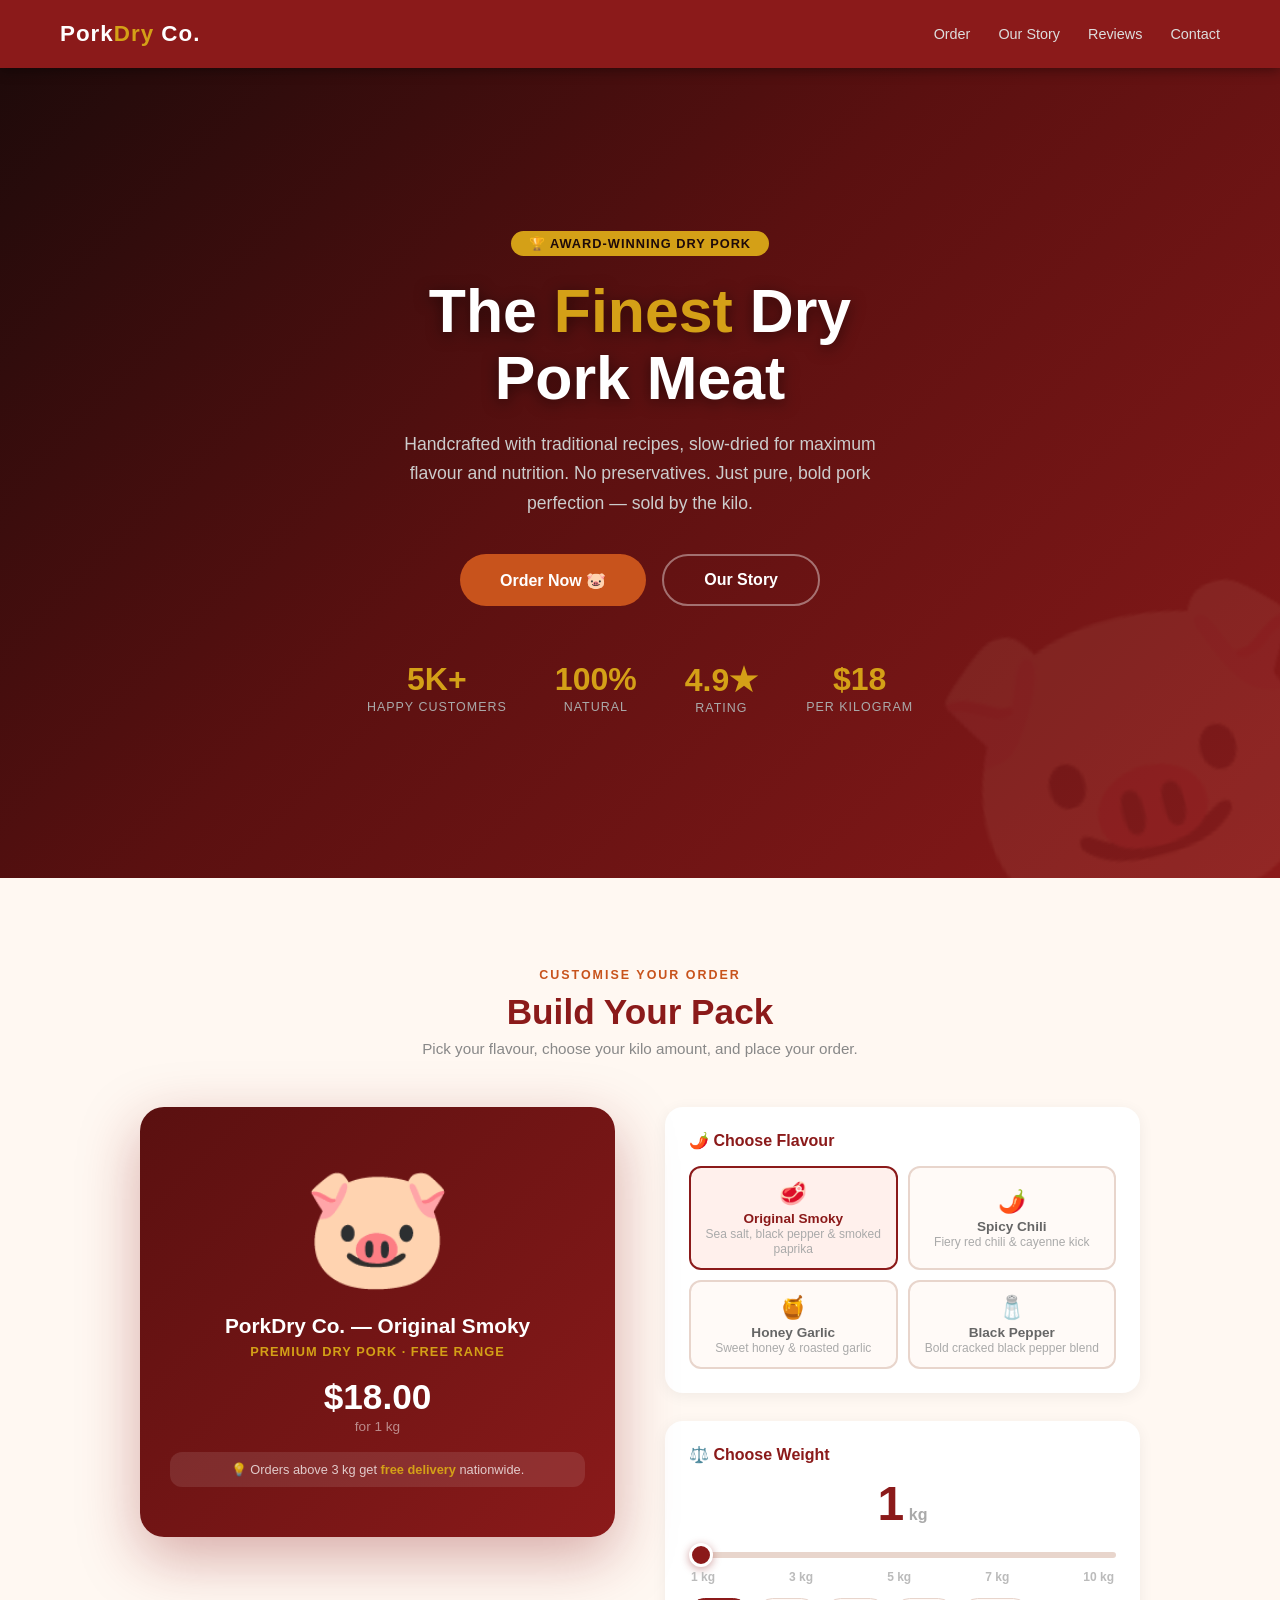
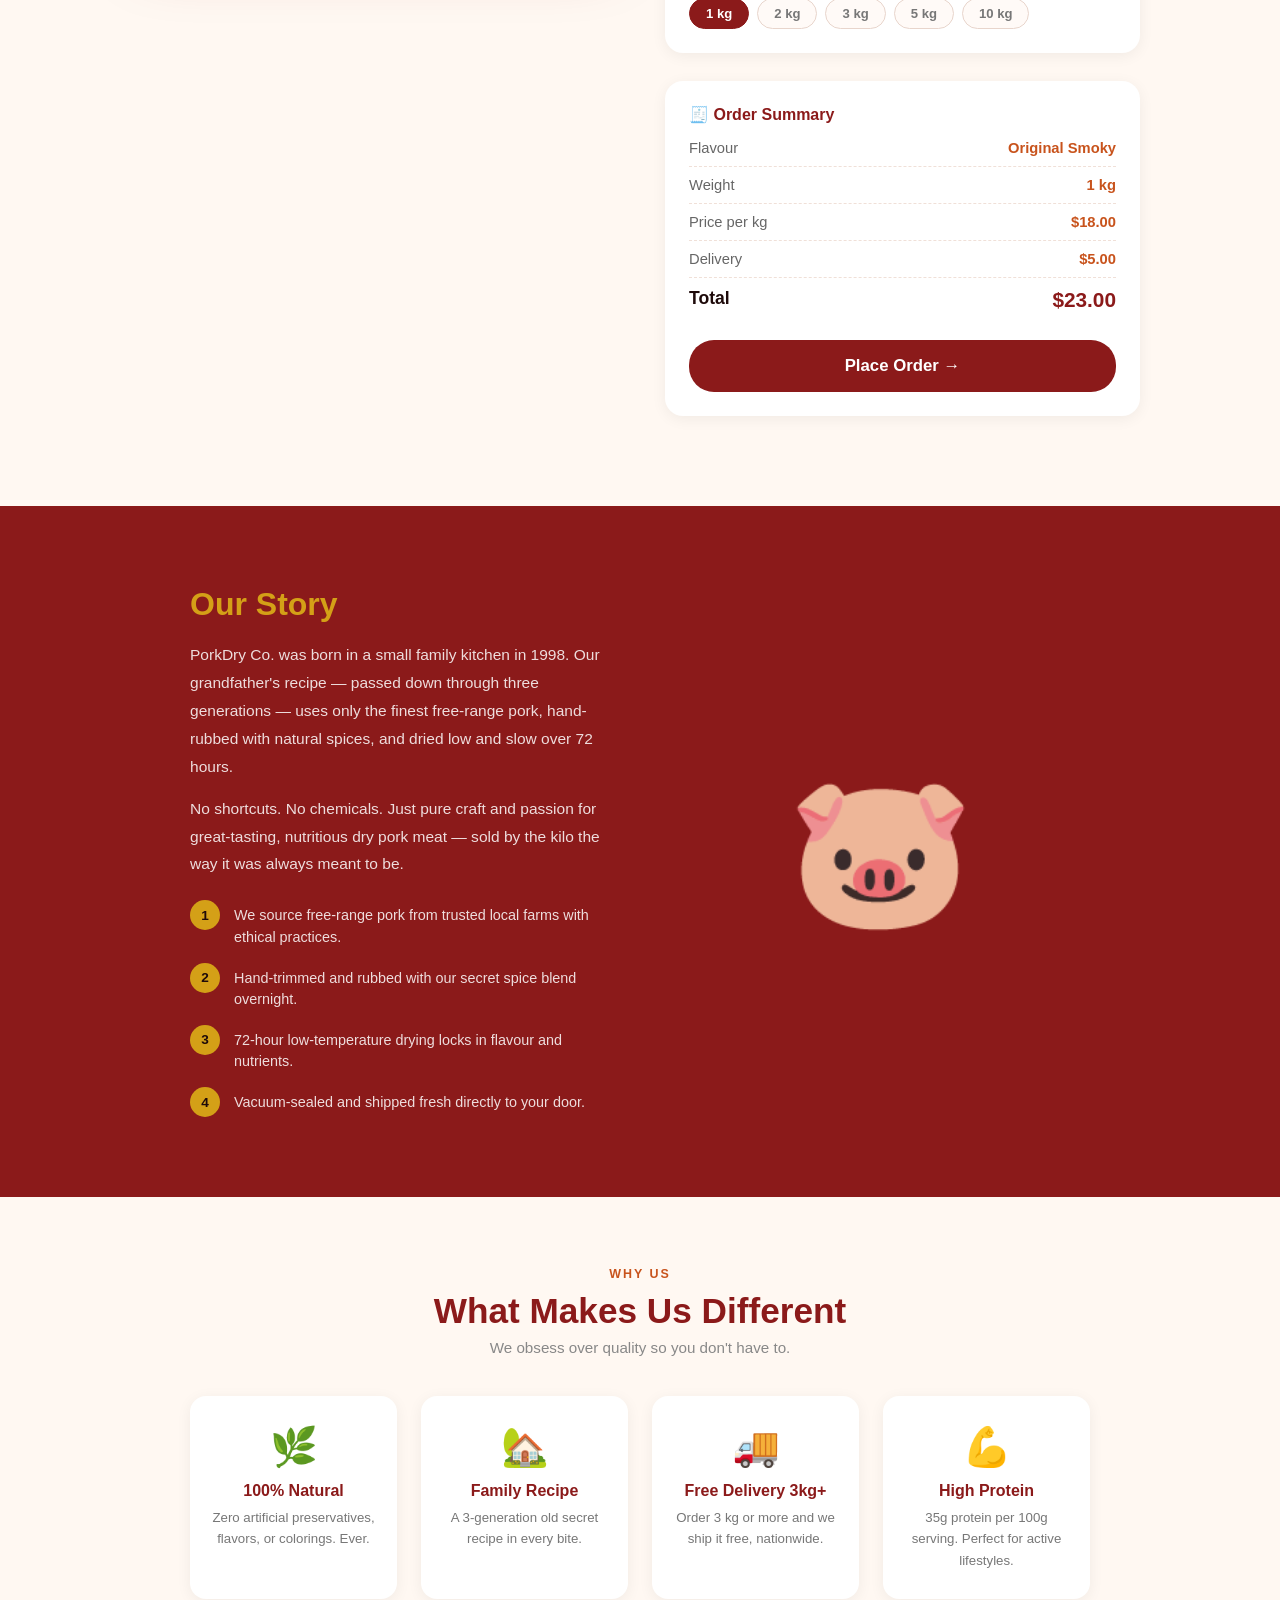
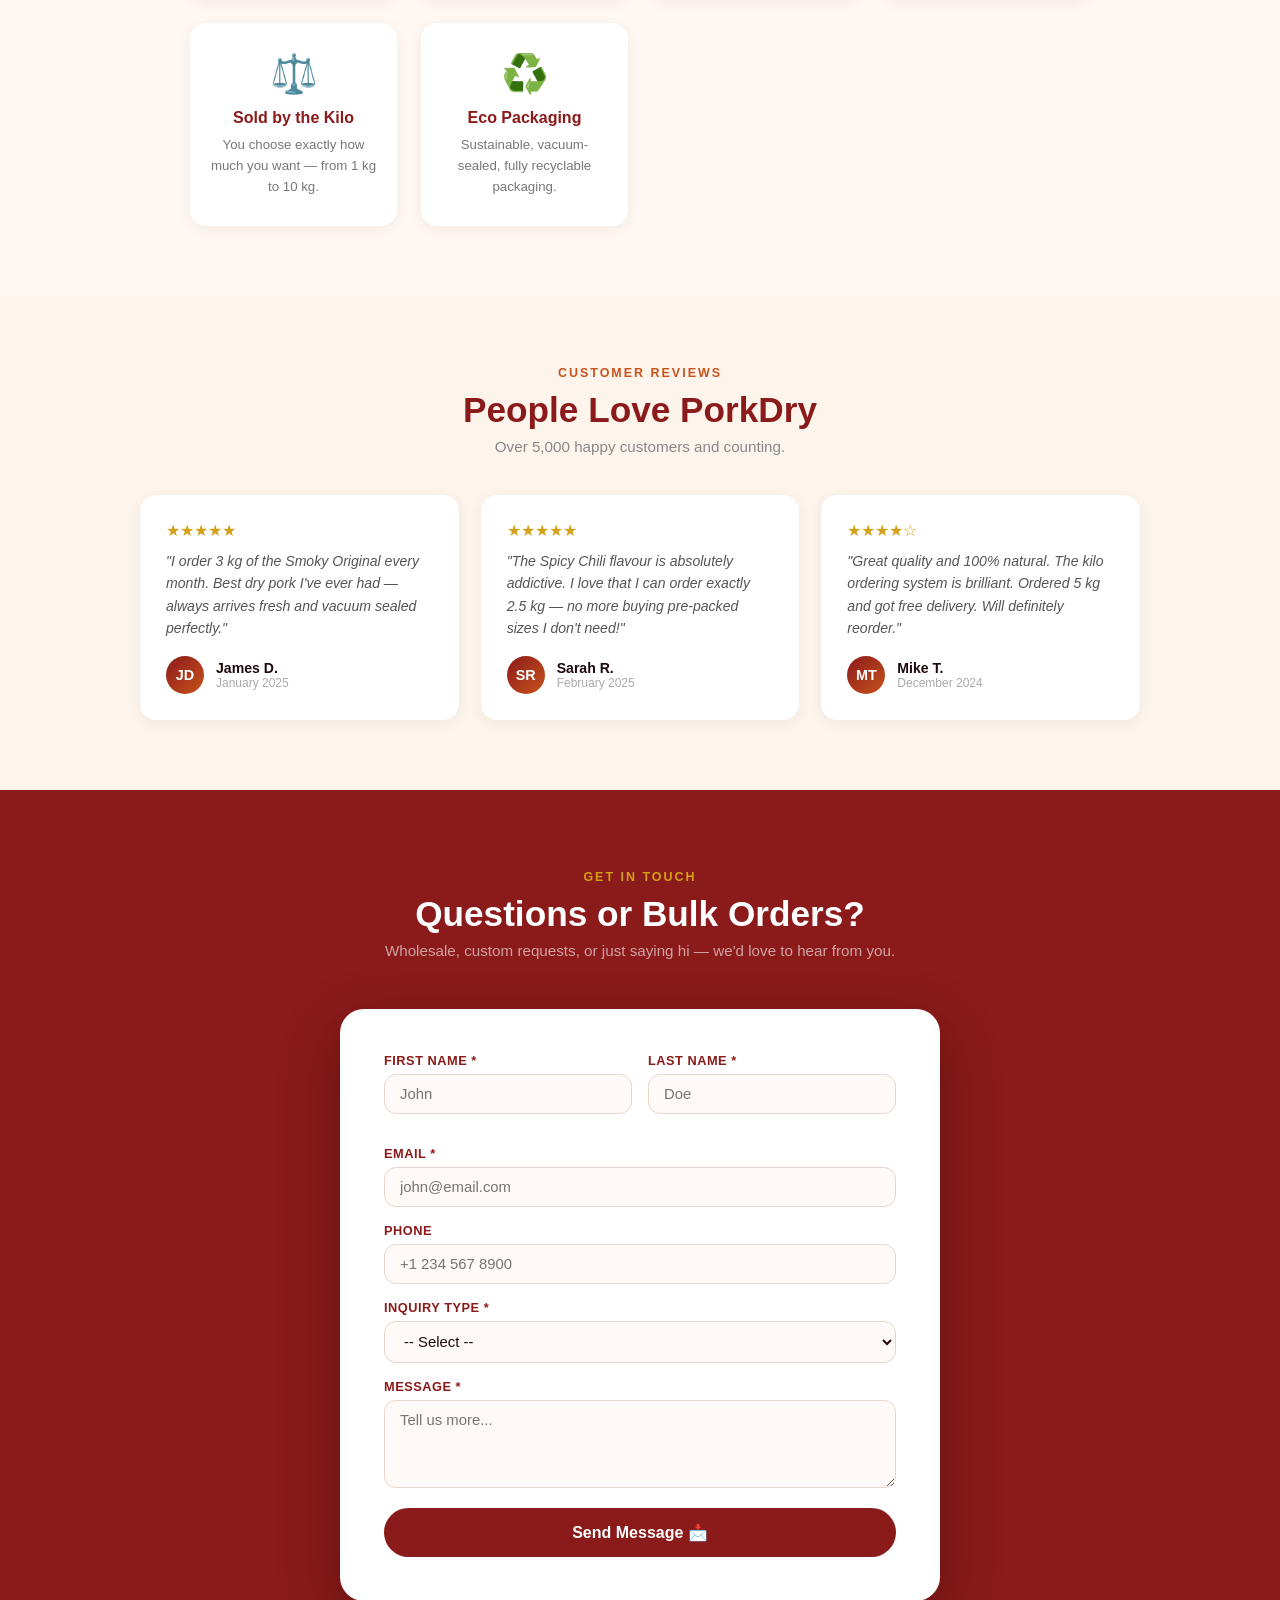
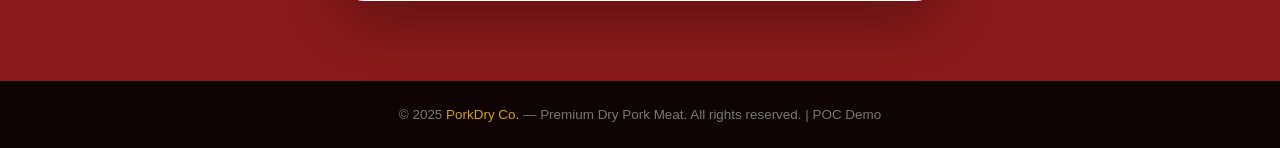
<file: versions/pork-drymeat.html>
<!DOCTYPE html>
<html lang="en">
<head>
<meta charset="UTF-8">
<meta name="viewport" content="width=device-width, initial-scale=1.0">
<title>PorkDry Co. | Premium Dry Pork Meat</title>
<style>
*{margin:0;padding:0;box-sizing:border-box}
:root{--red:#8b1a1a;--amber:#c8531c;--cream:#fdf4ec;--dark:#1e0a0a;--light:#fff8f2;--gold:#d4a017}
body{font-family:'Segoe UI',sans-serif;background:var(--cream);color:var(--dark);scroll-behavior:smooth}

/* NAV */
nav{background:var(--red);padding:0 60px;display:flex;align-items:center;justify-content:space-between;height:68px;position:sticky;top:0;z-index:100;box-shadow:0 2px 12px rgba(0,0,0,.4)}
.logo{color:#fff;font-size:1.4rem;font-weight:800;letter-spacing:1px}
.logo span{color:var(--gold)}
.nav-links{display:flex;gap:28px;align-items:center}
.nav-links a{color:#ddd;text-decoration:none;font-size:.9rem;font-weight:500;transition:.2s}
.nav-links a:hover{color:var(--gold)}

/* HERO */
.hero{min-height:90vh;background:linear-gradient(135deg,#1e0a0a 0%,#5a1010 45%,#8b1a1a 100%);display:flex;align-items:center;justify-content:center;text-align:center;padding:60px 20px;position:relative;overflow:hidden}
.hero::before{content:'🐷';font-size:320px;position:absolute;right:-60px;bottom:-60px;opacity:.07;transform:rotate(-15deg)}
.hero-inner{position:relative;z-index:1}
.hero-badge{display:inline-block;background:var(--gold);color:var(--dark);padding:5px 18px;border-radius:20px;font-size:.8rem;font-weight:700;letter-spacing:1px;text-transform:uppercase;margin-bottom:22px}
.hero h1{font-size:3.8rem;font-weight:900;color:#fff;line-height:1.1;margin-bottom:18px;text-shadow:0 3px 15px rgba(0,0,0,.5)}
.hero h1 span{color:var(--gold)}
.hero p{color:#ccc;font-size:1.1rem;max-width:520px;margin:0 auto 35px;line-height:1.7}
.hero-btns{display:flex;gap:16px;justify-content:center;flex-wrap:wrap}
.btn-primary{background:var(--amber);color:#fff;padding:15px 40px;border-radius:30px;font-weight:700;font-size:1rem;border:none;cursor:pointer;transition:.2s}
.btn-primary:hover{transform:translateY(-3px);box-shadow:0 8px 24px rgba(200,83,28,.5)}
.btn-outline{background:transparent;color:#fff;padding:15px 40px;border-radius:30px;font-weight:700;font-size:1rem;border:2px solid rgba(255,255,255,.4);cursor:pointer;transition:.2s}
.btn-outline:hover{border-color:#fff;background:rgba(255,255,255,.08)}
.hero-stats{display:flex;gap:48px;justify-content:center;margin-top:55px;flex-wrap:wrap}
.stat-num{font-size:2rem;font-weight:900;color:var(--gold)}
.stat-label{font-size:.78rem;color:#aaa;text-transform:uppercase;letter-spacing:1px;margin-top:2px}

/* ORDER SECTION */
.order-sec{padding:90px 40px;background:var(--light)}
.sec-label{text-align:center;font-size:.78rem;font-weight:700;letter-spacing:2px;text-transform:uppercase;color:var(--amber);margin-bottom:10px}
.sec-title{text-align:center;font-size:2.2rem;font-weight:800;color:var(--red);margin-bottom:8px}
.sec-sub{text-align:center;color:#888;font-size:.95rem;margin-bottom:50px}

.order-wrapper{display:grid;grid-template-columns:1fr 1fr;gap:50px;align-items:start;max-width:1000px;margin:0 auto}

/* LEFT — visual */
.product-visual{background:linear-gradient(135deg,#5a1010,#8b1a1a);border-radius:24px;padding:50px 30px;text-align:center;box-shadow:0 20px 60px rgba(139,26,26,.35);position:sticky;top:90px}
.product-visual .big-emoji{font-size:120px;display:block;margin-bottom:16px}
.p-vis-name{color:#fff;font-size:1.3rem;font-weight:800}
.p-vis-tag{color:var(--gold);font-size:.8rem;font-weight:600;margin-top:6px;text-transform:uppercase;letter-spacing:1px}
.p-vis-price{color:#fff;font-size:2.2rem;font-weight:900;margin-top:18px}
.p-vis-per{color:rgba(255,255,255,.5);font-size:.85rem;margin-top:2px}
.p-vis-note{background:rgba(255,255,255,.1);color:rgba(255,255,255,.75);font-size:.8rem;border-radius:12px;padding:8px 14px;margin-top:18px;line-height:1.5}

/* RIGHT — configurator */
.config-box{display:flex;flex-direction:column;gap:28px}
.config-block{background:#fff;border-radius:18px;padding:24px;box-shadow:0 3px 15px rgba(0,0,0,.06)}
.config-block h3{font-size:1rem;font-weight:700;color:var(--red);margin-bottom:16px;display:flex;align-items:center;gap:8px}

/* FLAVOR */
.flavor-grid{display:grid;grid-template-columns:1fr 1fr;gap:10px}
.flavor-btn{padding:12px 10px;border-radius:12px;border:2px solid #e8d5cc;background:#fffaf7;cursor:pointer;text-align:center;transition:.2s;font-size:.85rem;font-weight:600;color:#666}
.flavor-btn:hover{border-color:var(--red);color:var(--red)}
.flavor-btn.active{border-color:var(--red);background:#fff0ec;color:var(--red)}
.flavor-btn .f-emoji{font-size:1.4rem;display:block;margin-bottom:4px}

/* KG SLIDER */
.kg-display{text-align:center;margin-bottom:16px}
.kg-num{font-size:3rem;font-weight:900;color:var(--red);line-height:1}
.kg-unit{font-size:1rem;color:#aaa;font-weight:600}
.kg-slider{width:100%;-webkit-appearance:none;height:6px;border-radius:3px;background:linear-gradient(to right,var(--red) 0%,var(--red) 20%,#e8d5cc 20%);outline:none;cursor:pointer;margin-bottom:12px}
.kg-slider::-webkit-slider-thumb{-webkit-appearance:none;width:24px;height:24px;border-radius:50%;background:var(--red);cursor:pointer;box-shadow:0 2px 8px rgba(139,26,26,.4);border:3px solid #fff}
.kg-slider::-moz-range-thumb{width:22px;height:22px;border-radius:50%;background:var(--red);cursor:pointer;border:3px solid #fff}
.kg-marks{display:flex;justify-content:space-between;font-size:.75rem;color:#bbb;font-weight:600;padding:0 2px}
.kg-presets{display:flex;gap:8px;flex-wrap:wrap;margin-top:14px}
.kg-preset{padding:7px 16px;border-radius:20px;border:1.5px solid #e8d5cc;background:#fffaf7;cursor:pointer;font-size:.82rem;font-weight:700;color:#777;transition:.2s}
.kg-preset:hover,.kg-preset.active{background:var(--red);border-color:var(--red);color:#fff}

/* SUMMARY */
.summary-rows{display:flex;flex-direction:column;gap:10px;margin-bottom:18px}
.sum-row{display:flex;justify-content:space-between;font-size:.92rem;color:#666;padding-bottom:10px;border-bottom:1px dashed #f0e0d8}
.sum-row:last-child{border:none;font-size:1.1rem;font-weight:800;color:var(--dark)}
.sum-row span:last-child{font-weight:700;color:var(--amber)}
.sum-row:last-child span:last-child{color:var(--red);font-size:1.3rem}
.order-btn{width:100%;padding:16px;background:var(--red);color:#fff;border:none;border-radius:25px;font-size:1.05rem;font-weight:700;cursor:pointer;transition:.2s}
.order-btn:hover{background:var(--amber);transform:translateY(-2px);box-shadow:0 8px 24px rgba(139,26,26,.35)}

/* STORY */
.story-sec{padding:80px 40px;background:var(--red);color:#fff}
.story-inner{max-width:900px;margin:0 auto;display:grid;grid-template-columns:1fr 1fr;gap:60px;align-items:center}
.story-text h2{font-size:2rem;font-weight:800;margin-bottom:18px;color:var(--gold)}
.story-text p{line-height:1.8;opacity:.85;font-size:.97rem;margin-bottom:14px}
.steps{display:flex;flex-direction:column;gap:14px;margin-top:22px}
.step{display:flex;align-items:flex-start;gap:14px}
.step-num{background:var(--gold);color:var(--dark);width:30px;height:30px;border-radius:50%;display:flex;align-items:center;justify-content:center;font-weight:800;font-size:.85rem;flex-shrink:0}
.step-txt{font-size:.9rem;opacity:.85;line-height:1.5;padding-top:5px}
.story-icon{font-size:150px;text-align:center;opacity:.85}

/* FEATURES */
.feat-sec{padding:70px 40px;background:var(--light)}
.feat-grid{display:grid;grid-template-columns:repeat(auto-fit,minmax(200px,1fr));gap:24px;max-width:900px;margin:0 auto}
.feat-card{background:#fff;border-radius:16px;padding:28px 20px;text-align:center;box-shadow:0 3px 15px rgba(0,0,0,.06)}
.feat-icon{font-size:2.4rem;margin-bottom:12px}
.feat-title{font-weight:700;color:var(--red);margin-bottom:7px}
.feat-desc{font-size:.83rem;color:#777;line-height:1.6}

/* REVIEWS */
.rev-sec{padding:70px 40px;background:var(--cream)}
.rev-grid{display:grid;grid-template-columns:repeat(auto-fit,minmax(260px,1fr));gap:22px;max-width:1000px;margin:0 auto}
.rev-card{background:#fff;border-radius:16px;padding:26px;box-shadow:0 3px 15px rgba(0,0,0,.06)}
.stars{color:var(--gold);margin-bottom:10px}
.rev-text{font-size:.88rem;color:#555;line-height:1.6;font-style:italic;margin-bottom:16px}
.rev-author{display:flex;align-items:center;gap:12px}
.rev-avatar{width:38px;height:38px;border-radius:50%;background:linear-gradient(135deg,var(--red),var(--amber));color:#fff;font-weight:800;font-size:.9rem;display:flex;align-items:center;justify-content:center}
.rev-name{font-weight:700;font-size:.88rem}
.rev-date{font-size:.75rem;color:#aaa}

/* FORM */
.form-sec{padding:80px 40px;background:var(--red)}
.form-sec .sec-title{color:#fff}
.form-sec .sec-sub{color:rgba(255,255,255,.6)}
.form-box{max-width:600px;margin:0 auto;background:#fff;border-radius:24px;padding:44px;box-shadow:0 20px 60px rgba(0,0,0,.3)}
.f-row{display:grid;grid-template-columns:1fr 1fr;gap:16px;margin-bottom:16px}
.fg{margin-bottom:16px}
.fg label{display:block;font-size:.8rem;font-weight:700;color:var(--red);margin-bottom:6px;text-transform:uppercase;letter-spacing:.5px}
.fg input,.fg select,.fg textarea{width:100%;padding:11px 15px;border:1.5px solid #e8d5cc;border-radius:12px;font-size:.93rem;outline:none;font-family:inherit;background:#fffaf7;transition:.2s;color:var(--dark)}
.fg input:focus,.fg select:focus,.fg textarea:focus{border-color:var(--red);background:#fff;box-shadow:0 0 0 3px rgba(139,26,26,.08)}
.fg textarea{resize:vertical}
.f-err{color:#e74c3c;font-size:.83rem;font-weight:600;margin-bottom:12px;display:none}
.f-success{display:none;text-align:center;padding:20px 0}
.sub-btn{width:100%;padding:15px;background:var(--red);color:#fff;border:none;border-radius:25px;font-size:1rem;font-weight:700;cursor:pointer;transition:.2s}
.sub-btn:hover{background:var(--amber)}

/* MODAL */
.modal-wrap{display:none;position:fixed;inset:0;background:rgba(0,0,0,.6);z-index:300;align-items:center;justify-content:center}
.modal-wrap.open{display:flex}
.modal-box{background:#fff;border-radius:24px;padding:50px 40px;max-width:420px;width:90%;text-align:center}
.modal-box h2{color:var(--red);margin:14px 0 8px;font-size:1.5rem}
.modal-box p{color:#666;line-height:1.7;margin-bottom:24px}
.modal-detail{background:#fff8f2;border-radius:14px;padding:16px;margin-bottom:22px;font-size:.9rem;color:#555;line-height:1.8;text-align:left}
.modal-detail strong{color:var(--red)}
.modal-close{background:var(--amber);color:#fff;border:none;padding:12px 36px;border-radius:22px;font-size:1rem;font-weight:700;cursor:pointer}

/* TOAST */
.toast{position:fixed;bottom:28px;left:50%;transform:translateX(-50%) translateY(80px);background:var(--red);color:#fff;padding:12px 28px;border-radius:30px;font-weight:600;font-size:.9rem;opacity:0;transition:.3s;z-index:400;white-space:nowrap}
.toast.show{opacity:1;transform:translateX(-50%) translateY(0)}

footer{background:#0e0404;color:#777;text-align:center;padding:26px 20px;font-size:.84rem}
footer span{color:var(--gold)}

@media(max-width:768px){
  nav{padding:0 20px}
  .hero h1{font-size:2.3rem}
  .hero-stats{gap:24px}
  .order-wrapper{grid-template-columns:1fr}
  .product-visual{position:static}
  .story-inner{grid-template-columns:1fr}
  .story-icon{display:none}
  .f-row{grid-template-columns:1fr}
  .nav-links a:not(.nav-order){display:none}
}
</style>
</head>
<body>

<!-- NAV -->
<nav>
  <div class="logo">Pork<span>Dry</span> Co.</div>
  <div class="nav-links">
    <a href="#order">Order</a>
    <a href="#story">Our Story</a>
    <a href="#reviews">Reviews</a>
    <a href="#contact">Contact</a>
  </div>
</nav>

<!-- HERO -->
<div class="hero">
  <div class="hero-inner">
    <div class="hero-badge">🏆 Award-Winning Dry Pork</div>
    <h1>The <span>Finest</span> Dry<br>Pork Meat</h1>
    <p>Handcrafted with traditional recipes, slow-dried for maximum flavour and nutrition. No preservatives. Just pure, bold pork perfection — sold by the kilo.</p>
    <div class="hero-btns">
      <button class="btn-primary" onclick="document.getElementById('order').scrollIntoView({behavior:'smooth'})">Order Now 🐷</button>
      <button class="btn-outline" onclick="document.getElementById('story').scrollIntoView({behavior:'smooth'})">Our Story</button>
    </div>
    <div class="hero-stats">
      <div class="stat"><div class="stat-num">5K+</div><div class="stat-label">Happy Customers</div></div>
      <div class="stat"><div class="stat-num">100%</div><div class="stat-label">Natural</div></div>
      <div class="stat"><div class="stat-num">4.9★</div><div class="stat-label">Rating</div></div>
      <div class="stat"><div class="stat-num">$18</div><div class="stat-label">Per Kilogram</div></div>
    </div>
  </div>
</div>

<!-- ORDER -->
<section id="order" class="order-sec">
  <div class="sec-label">Customise Your Order</div>
  <h2 class="sec-title">Build Your Pack</h2>
  <p class="sec-sub">Pick your flavour, choose your kilo amount, and place your order.</p>
  <div class="order-wrapper">

    <!-- LEFT: VISUAL -->
    <div class="product-visual">
      <span class="big-emoji">🐷</span>
      <div class="p-vis-name">PorkDry Co. — <span id="vis-flavor">Original Smoky</span></div>
      <div class="p-vis-tag">Premium Dry Pork · Free Range</div>
      <div class="p-vis-price" id="vis-price">$18.00</div>
      <div class="p-vis-per" id="vis-per">for 1 kg</div>
      <div class="p-vis-note">💡 Orders above 3 kg get <strong style="color:var(--gold)">free delivery</strong> nationwide.</div>
    </div>

    <!-- RIGHT: CONFIGURATOR -->
    <div class="config-box">

      <!-- FLAVOUR -->
      <div class="config-block">
        <h3>🌶️ Choose Flavour</h3>
        <div class="flavor-grid" id="flavor-grid"></div>
      </div>

      <!-- KG SELECTOR -->
      <div class="config-block">
        <h3>⚖️ Choose Weight</h3>
        <div class="kg-display">
          <span class="kg-num" id="kg-num">1</span>
          <span class="kg-unit"> kg</span>
        </div>
        <input type="range" class="kg-slider" id="kg-slider" min="1" max="10" step="0.5" value="1" oninput="onSlider(this)">
        <div class="kg-marks">
          <span>1 kg</span><span>3 kg</span><span>5 kg</span><span>7 kg</span><span>10 kg</span>
        </div>
        <div class="kg-presets">
          <button class="kg-preset active" onclick="setKg(1,this)">1 kg</button>
          <button class="kg-preset" onclick="setKg(2,this)">2 kg</button>
          <button class="kg-preset" onclick="setKg(3,this)">3 kg</button>
          <button class="kg-preset" onclick="setKg(5,this)">5 kg</button>
          <button class="kg-preset" onclick="setKg(10,this)">10 kg</button>
        </div>
      </div>

      <!-- SUMMARY -->
      <div class="config-block">
        <h3>🧾 Order Summary</h3>
        <div class="summary-rows">
          <div class="sum-row"><span>Flavour</span><span id="s-flavor">Original Smoky</span></div>
          <div class="sum-row"><span>Weight</span><span id="s-kg">1 kg</span></div>
          <div class="sum-row"><span>Price per kg</span><span>$18.00</span></div>
          <div class="sum-row"><span>Delivery</span><span id="s-delivery">$5.00</span></div>
          <div class="sum-row"><span>Total</span><span id="s-total">$23.00</span></div>
        </div>
        <button class="order-btn" onclick="placeOrder()">Place Order →</button>
      </div>

    </div>
  </div>
</section>

<!-- STORY -->
<section id="story" class="story-sec">
  <div class="story-inner">
    <div class="story-text">
      <h2>Our Story</h2>
      <p>PorkDry Co. was born in a small family kitchen in 1998. Our grandfather's recipe — passed down through three generations — uses only the finest free-range pork, hand-rubbed with natural spices, and dried low and slow over 72 hours.</p>
      <p>No shortcuts. No chemicals. Just pure craft and passion for great-tasting, nutritious dry pork meat — sold by the kilo the way it was always meant to be.</p>
      <div class="steps">
        <div class="step"><div class="step-num">1</div><div class="step-txt">We source free-range pork from trusted local farms with ethical practices.</div></div>
        <div class="step"><div class="step-num">2</div><div class="step-txt">Hand-trimmed and rubbed with our secret spice blend overnight.</div></div>
        <div class="step"><div class="step-num">3</div><div class="step-txt">72-hour low-temperature drying locks in flavour and nutrients.</div></div>
        <div class="step"><div class="step-num">4</div><div class="step-txt">Vacuum-sealed and shipped fresh directly to your door.</div></div>
      </div>
    </div>
    <div class="story-icon">🐷</div>
  </div>
</section>

<!-- FEATURES -->
<section class="feat-sec">
  <div class="sec-label">Why Us</div>
  <h2 class="sec-title">What Makes Us Different</h2>
  <p class="sec-sub" style="margin-bottom:40px">We obsess over quality so you don't have to.</p>
  <div class="feat-grid">
    <div class="feat-card"><div class="feat-icon">🌿</div><div class="feat-title">100% Natural</div><div class="feat-desc">Zero artificial preservatives, flavors, or colorings. Ever.</div></div>
    <div class="feat-card"><div class="feat-icon">🏡</div><div class="feat-title">Family Recipe</div><div class="feat-desc">A 3-generation old secret recipe in every bite.</div></div>
    <div class="feat-card"><div class="feat-icon">🚚</div><div class="feat-title">Free Delivery 3kg+</div><div class="feat-desc">Order 3 kg or more and we ship it free, nationwide.</div></div>
    <div class="feat-card"><div class="feat-icon">💪</div><div class="feat-title">High Protein</div><div class="feat-desc">35g protein per 100g serving. Perfect for active lifestyles.</div></div>
    <div class="feat-card"><div class="feat-icon">⚖️</div><div class="feat-title">Sold by the Kilo</div><div class="feat-desc">You choose exactly how much you want — from 1 kg to 10 kg.</div></div>
    <div class="feat-card"><div class="feat-icon">♻️</div><div class="feat-title">Eco Packaging</div><div class="feat-desc">Sustainable, vacuum-sealed, fully recyclable packaging.</div></div>
  </div>
</section>

<!-- REVIEWS -->
<section id="reviews" class="rev-sec">
  <div class="sec-label">Customer Reviews</div>
  <h2 class="sec-title">People Love PorkDry</h2>
  <p class="sec-sub" style="margin-bottom:40px">Over 5,000 happy customers and counting.</p>
  <div class="rev-grid">
    <div class="rev-card"><div class="stars">★★★★★</div><p class="rev-text">"I order 3 kg of the Smoky Original every month. Best dry pork I've ever had — always arrives fresh and vacuum sealed perfectly."</p><div class="rev-author"><div class="rev-avatar">JD</div><div><div class="rev-name">James D.</div><div class="rev-date">January 2025</div></div></div></div>
    <div class="rev-card"><div class="stars">★★★★★</div><p class="rev-text">"The Spicy Chili flavour is absolutely addictive. I love that I can order exactly 2.5 kg — no more buying pre-packed sizes I don't need!"</p><div class="rev-author"><div class="rev-avatar">SR</div><div><div class="rev-name">Sarah R.</div><div class="rev-date">February 2025</div></div></div></div>
    <div class="rev-card"><div class="stars">★★★★☆</div><p class="rev-text">"Great quality and 100% natural. The kilo ordering system is brilliant. Ordered 5 kg and got free delivery. Will definitely reorder."</p><div class="rev-author"><div class="rev-avatar">MT</div><div><div class="rev-name">Mike T.</div><div class="rev-date">December 2024</div></div></div></div>
  </div>
</section>

<!-- CONTACT FORM -->
<section id="contact" class="form-sec">
  <div class="sec-label" style="color:var(--gold)">Get In Touch</div>
  <h2 class="sec-title">Questions or Bulk Orders?</h2>
  <p class="sec-sub">Wholesale, custom requests, or just saying hi — we'd love to hear from you.</p>
  <div class="form-box">
    <div class="f-success" id="f-success">
      <div style="font-size:3rem">🎉</div>
      <h2 style="color:var(--red);margin:14px 0 8px">Message Sent!</h2>
      <p style="color:#777;margin-bottom:22px">Thanks! We'll get back to you within 24 hours.</p>
      <button class="sub-btn" style="width:auto;padding:11px 32px" onclick="resetForm()">Send Another</button>
    </div>
    <div id="the-form">
      <div class="f-row">
        <div class="fg"><label>First Name *</label><input id="fn" type="text" placeholder="John"></div>
        <div class="fg"><label>Last Name *</label><input id="ln" type="text" placeholder="Doe"></div>
      </div>
      <div class="fg"><label>Email *</label><input id="em" type="email" placeholder="john@email.com"></div>
      <div class="fg"><label>Phone</label><input id="ph" type="tel" placeholder="+1 234 567 8900"></div>
      <div class="fg"><label>Inquiry Type *</label>
        <select id="ty">
          <option value="">-- Select --</option>
          <option>General Inquiry</option>
          <option>Bulk / Wholesale Order</option>
          <option>Delivery & Shipping Info</option>
          <option>Custom Flavour Request</option>
          <option>Returns & Refunds</option>
        </select>
      </div>
      <div class="fg"><label>Message *</label><textarea id="ms" rows="4" placeholder="Tell us more..."></textarea></div>
      <div class="f-err" id="f-err"></div>
      <button class="sub-btn" onclick="submitForm()">Send Message 📩</button>
    </div>
  </div>
</section>

<footer>© 2025 <span>PorkDry Co.</span> — Premium Dry Pork Meat. All rights reserved. | POC Demo</footer>

<!-- ORDER MODAL -->
<div class="modal-wrap" id="order-modal">
  <div class="modal-box">
    <div style="font-size:3rem">🎉</div>
    <h2>Order Placed!</h2>
    <p>Your PorkDry Co. order is confirmed and being prepared right now.</p>
    <div class="modal-detail" id="modal-detail"></div>
    <button class="modal-close" onclick="document.getElementById('order-modal').classList.remove('open')">Done ✓</button>
  </div>
</div>

<div class="toast" id="toast"></div>

<script>
const PRICE_PER_KG = 18;
const DELIVERY = 5;
const FREE_DELIVERY_THRESHOLD = 3;

const flavors = [
  {id:'smoky',   name:'Original Smoky', emoji:'🥩', desc:'Sea salt, black pepper & smoked paprika'},
  {id:'spicy',   name:'Spicy Chili',    emoji:'🌶️', desc:'Fiery red chili & cayenne kick'},
  {id:'honey',   name:'Honey Garlic',   emoji:'🍯', desc:'Sweet honey & roasted garlic'},
  {id:'pepper',  name:'Black Pepper',   emoji:'🧂', desc:'Bold cracked black pepper blend'},
];

let selectedFlavor = flavors[0];
let selectedKg = 1;

// Render flavors
document.getElementById('flavor-grid').innerHTML = flavors.map(f=>`
  <button class="flavor-btn ${f.id==='smoky'?'active':''}" id="fb-${f.id}" onclick="selectFlavor('${f.id}')">
    <span class="f-emoji">${f.emoji}</span>
    ${f.name}<br><span style="font-size:.75rem;font-weight:400;color:#aaa">${f.desc}</span>
  </button>`).join('');

function selectFlavor(id){
  selectedFlavor = flavors.find(f=>f.id===id);
  document.querySelectorAll('.flavor-btn').forEach(b=>b.classList.remove('active'));
  document.getElementById('fb-'+id).classList.add('active');
  updateDisplay();
}

function onSlider(el){
  selectedKg = parseFloat(el.value);
  // clear preset active
  document.querySelectorAll('.kg-preset').forEach(b=>b.classList.remove('active'));
  updateDisplay();
}

function setKg(kg, btn){
  selectedKg = kg;
  document.getElementById('kg-slider').value = kg;
  document.querySelectorAll('.kg-preset').forEach(b=>b.classList.remove('active'));
  btn.classList.add('active');
  updateSliderColor();
  updateDisplay();
}

function updateSliderColor(){
  const sl = document.getElementById('kg-slider');
  const pct = ((sl.value - sl.min)/(sl.max - sl.min))*100;
  sl.style.background = `linear-gradient(to right, var(--red) 0%, var(--red) ${pct}%, #e8d5cc ${pct}%)`;
}

function updateDisplay(){
  const kg = selectedKg;
  const subtotal = kg * PRICE_PER_KG;
  const delivery = kg >= FREE_DELIVERY_THRESHOLD ? 0 : DELIVERY;
  const total = subtotal + delivery;

  document.getElementById('kg-num').textContent = kg % 1 === 0 ? kg : kg.toFixed(1);
  document.getElementById('vis-flavor').textContent = selectedFlavor.name;
  document.getElementById('vis-price').textContent = `$${subtotal.toFixed(2)}`;
  document.getElementById('vis-per').textContent = `for ${kg} kg`;
  document.getElementById('s-flavor').textContent = selectedFlavor.name;
  document.getElementById('s-kg').textContent = `${kg} kg`;
  document.getElementById('s-delivery').textContent = delivery === 0 ? '🎉 Free!' : `$${delivery.toFixed(2)}`;
  document.getElementById('s-total').textContent = `$${total.toFixed(2)}`;
  updateSliderColor();
}

function placeOrder(){
  const kg = selectedKg;
  const subtotal = kg * PRICE_PER_KG;
  const delivery = kg >= FREE_DELIVERY_THRESHOLD ? 0 : DELIVERY;
  const total = subtotal + delivery;
  document.getElementById('modal-detail').innerHTML = `
    <strong>Flavour:</strong> ${selectedFlavor.emoji} ${selectedFlavor.name}<br>
    <strong>Weight:</strong> ${kg} kg<br>
    <strong>Subtotal:</strong> $${subtotal.toFixed(2)}<br>
    <strong>Delivery:</strong> ${delivery===0?'Free 🎉':'$'+delivery.toFixed(2)}<br>
    <strong>Total Paid:</strong> $${total.toFixed(2)}<br>
    <strong>Estimated Delivery:</strong> 3–5 Business Days`;
  document.getElementById('order-modal').classList.add('open');
}

function submitForm(){
  const fn=document.getElementById('fn').value.trim();
  const ln=document.getElementById('ln').value.trim();
  const em=document.getElementById('em').value.trim();
  const ty=document.getElementById('ty').value;
  const ms=document.getElementById('ms').value.trim();
  const err=document.getElementById('f-err');
  if(!fn||!ln){err.style.display='block';err.textContent='⚠️ Please enter your full name.';return}
  if(!em||!/^[^\s@]+@[^\s@]+\.[^\s@]+$/.test(em)){err.style.display='block';err.textContent='⚠️ Please enter a valid email.';return}
  if(!ty){err.style.display='block';err.textContent='⚠️ Please select an inquiry type.';return}
  if(!ms){err.style.display='block';err.textContent='⚠️ Please write a message.';return}
  err.style.display='none';
  document.getElementById('the-form').style.display='none';
  document.getElementById('f-success').style.display='block';
}

function resetForm(){
  ['fn','ln','em','ph','ms'].forEach(id=>document.getElementById(id).value='');
  document.getElementById('ty').value='';
  document.getElementById('the-form').style.display='block';
  document.getElementById('f-success').style.display='none';
}

function showToast(msg){
  const t=document.getElementById('toast');
  t.textContent=msg;t.classList.add('show');
  setTimeout(()=>t.classList.remove('show'),2500);
}

updateDisplay();
</script>
</body>
</html>
</file>
